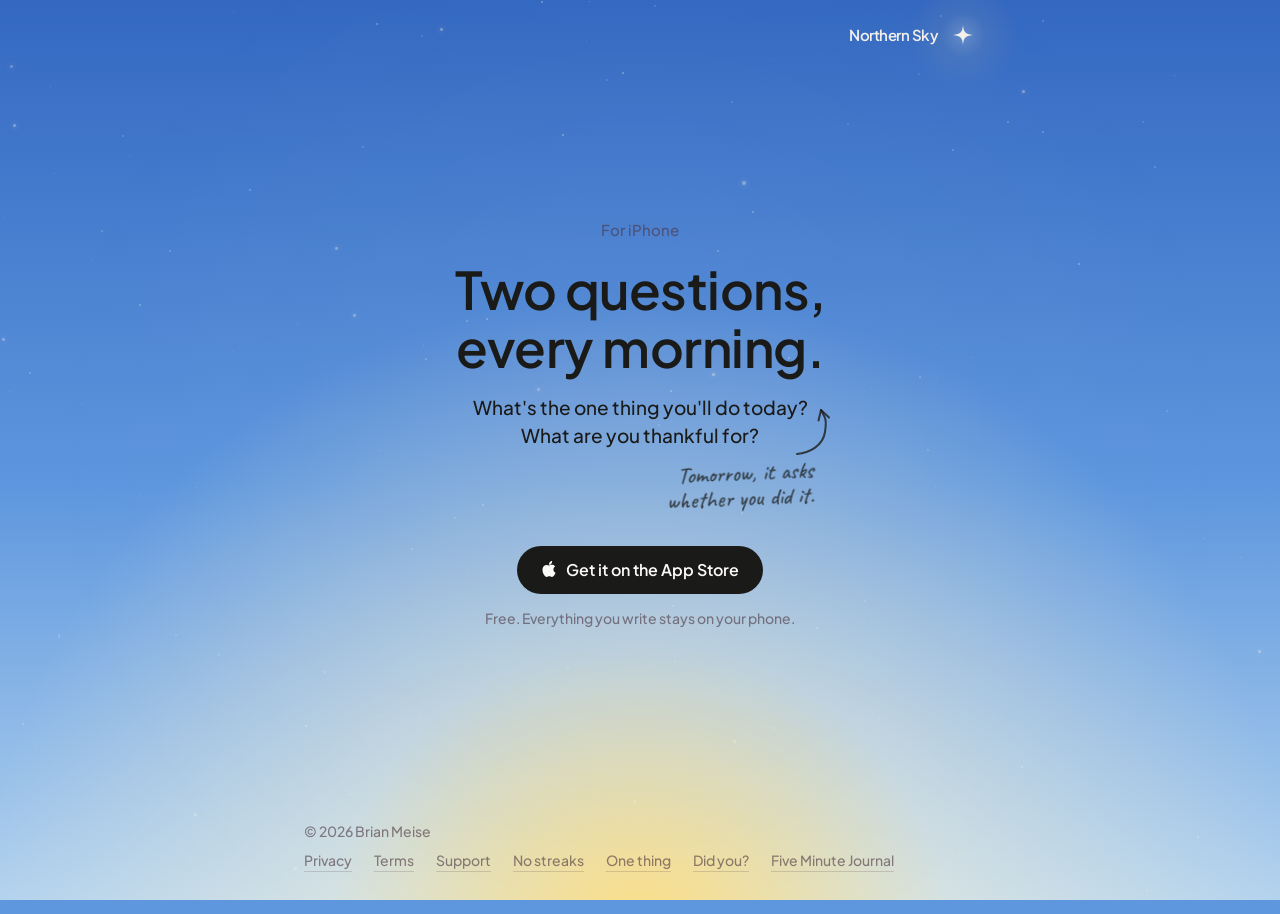
<file: index.html>
<!DOCTYPE html>
<html lang="en">
<head>
<meta charset="utf-8">
<meta name="viewport" content="width=device-width, initial-scale=1, viewport-fit=cover">
<title>Northern Sky — Two questions, every morning.</title>
<meta name="description" content="A morning check-in for iPhone. What's the one thing you'll do today? What are you thankful for? Tomorrow, it asks whether you did it. Free on the App Store.">
<meta property="og:title" content="Northern Sky — Two questions, every morning.">
<meta property="og:description" content="A morning check-in for iPhone. What's the one thing you'll do today? What are you thankful for? Tomorrow, it asks whether you did it.">
<meta property="og:type" content="website">
<meta property="og:url" content="https://northernsky.app/">
<meta name="twitter:card" content="summary">
<meta name="apple-itunes-app" content="app-id=6809014456">
<meta name="theme-color" content="#2F63BE">
<link rel="icon" href="img/favicon.svg" type="image/svg+xml">
<link rel="icon" href="img/favicon-32.png" sizes="32x32" type="image/png">
<link rel="icon" href="img/favicon-16.png" sizes="16x16" type="image/png">
<link rel="apple-touch-icon" href="img/apple-touch-icon.png">
<link rel="preconnect" href="https://fonts.googleapis.com">
<link rel="preconnect" href="https://fonts.gstatic.com" crossorigin>
<link href="https://fonts.googleapis.com/css2?family=Plus+Jakarta+Sans:wght@400;500;600&family=Caveat:wght@500;600&display=swap" rel="stylesheet">
<link rel="stylesheet" href="site.css">
</head>
<body class="wake">
<div class="sky" aria-hidden="true">
  <div class="layer day"></div>
  <div class="layer horizon"></div>
  <div class="layer dawn"></div>
  <div class="layer night"></div>
  <div class="stars" id="stars"></div>
</div>
<div class="breath" aria-hidden="true"></div>

<div class="shell">
  <header>
    <div class="wrap">
      <a class="mark" href="./" aria-label="Northern Sky">
        <span class="word" aria-hidden="true">Northern Sky</span>
        <span class="polaris" aria-hidden="true">
          <i class="glow"></i>
          <svg viewBox="0 0 64 64"><path d="M32 8 C33.8 24.8 36.8 29 56 32 C36.8 35 33.8 39.2 32 56 C30.2 39.2 27.2 35 8 32 C27.2 29 30.2 24.8 32 8 Z" fill="currentColor"/></svg>
        </span>
      </a>
    </div>
  </header>

  <main class="hero">
    <div class="wrap">
      <p class="eyebrow rise" style="--i:0">For iPhone</p>
      <h1 class="rise" style="--i:1">Two questions, every morning.</h1>
      <div class="lede rise" style="--i:2">
        <p class="q">What's the one thing you'll do today?</p>
        <p class="q">What are you thankful for?</p>
        <!-- Not a third question: a note in the margin, pointing back at the first one. -->
        <svg class="arrow rise" style="--i:4" viewBox="0 0 44 60" aria-hidden="true">
          <path d="M 8 56 C 20 55, 34 48, 36 34 S 36 20, 32 12"/>
          <path d="M 29.5 22.5 L 32 12 L 40 19.5"/>
        </svg>
        <p class="hand rise" style="--i:4"><span>Tomorrow, it asks<br>whether you did it.</span></p>
      </div>

      <!-- The App Store link replaced the email capture at launch (2026-09-30). pt=129208576 is
           the account's provider token, the same for every channel; ct=website is the default
           campaign, which store.js swaps per channel (northernsky.app/?s=reddit → ct=reddit).
           Keep data-store-link (what store.js looks for) and data-goatcounter-click (GoatCounter
           counts the tap on its way out, so a gap between visits and Apple's page views can be
           told apart from nobody tapping). The same link closes the four search pages. -->
      <div class="get rise" style="--i:3">
        <a class="cta" data-store-link data-goatcounter-click="cta-appstore"
           href="https://apps.apple.com/app/apple-store/id6809014456?pt=129208576&amp;ct=website&amp;mt=8">
          <svg width="16" height="16" viewBox="0 0 24 24" fill="currentColor" aria-hidden="true"><path d="M12.152 6.896c-.948 0-2.415-1.078-3.96-1.04-2.04.027-3.91 1.183-4.961 3.014-2.117 3.675-.546 9.103 1.519 12.09 1.013 1.454 2.208 3.09 3.792 3.039 1.52-.065 2.09-.987 3.935-.987 1.831 0 2.35.987 3.96.948 1.637-.026 2.676-1.48 3.676-2.948 1.156-1.688 1.636-3.325 1.662-3.415-.039-.013-3.182-1.221-3.22-4.857-.026-3.04 2.48-4.494 2.597-4.559-1.429-2.09-3.623-2.324-4.39-2.376-2-.156-3.675 1.09-4.61 1.09zm3.24-2.916c.83-1.014 1.404-2.42 1.25-3.822-1.207.049-2.664.805-3.523 1.816-.771.9-1.443 2.34-1.264 3.72 1.35.104 2.723-.688 3.537-1.714z"/></svg>
          Get it on the App Store
        </a>
        <p class="note">Free. Everything you write stays on your phone.</p>
      </div>
    </div>
  </main>

  <footer class="rise" style="--i:5">
    <div class="wrap">
      <span>© 2026 Brian Meise</span>
      <nav>
        <a href="privacy">Privacy</a>
        <a href="terms">Terms</a>
        <a href="support">Support</a>
        <a href="without-streaks">No streaks</a>
        <a href="one-thing">One thing</a>
        <a href="did-you">Did you?</a>
        <a href="five-minute-journal-alternative">Five Minute Journal</a>
      </nav>
    </div>
  </footer>
</div>

<script>
// The sky wakes. The wordmark is split into letters so each can resolve on its own beat, and
// the stars are seeded here so no two mornings share a sky: each star carries its position,
// size, brightness, wake delay and twinkle period as custom properties the stylesheet reads.
// All of it is transform and opacity; the stylesheet skips the intro under reduced motion.
(function () {
  var word = document.querySelector('.word');
  var text = word.textContent; word.textContent = '';
  for (var i = 0; i < text.length; i++) {
    var s = document.createElement('span'); s.textContent = text[i]; s.style.setProperty('--i', i); word.appendChild(s);
  }
  function rnd(a, b) { return a + Math.random() * (b - a); }
  var stars = document.getElementById('stars');
  var frag = document.createDocumentFragment();
  for (var n = 0; n < 150; n++) {
    var el = document.createElement('i');
    var big = Math.random() < 0.12;
    el.className = 'star' + (big ? ' bright' : '') + (Math.random() < 0.18 ? ' warm' : '');
    el.style.setProperty('--x', rnd(0, 100).toFixed(2) + '%');
    el.style.setProperty('--y', rnd(0, 100).toFixed(2) + '%');
    el.style.setProperty('--s', (big ? rnd(2.4, 3.6) : rnd(1, 2.2)).toFixed(2) + 'px');
    el.style.setProperty('--o', (big ? rnd(.75, 1) : rnd(.35, .85)).toFixed(2));
    var d = rnd(0.5, 2.4);
    el.style.setProperty('--d', d.toFixed(2) + 's');
    el.style.setProperty('--d2', (d + 1.4).toFixed(2) + 's');
    el.style.setProperty('--t', (Math.random() < 0.25 ? rnd(0.9, 1.8) : rnd(2.2, 6)).toFixed(2) + 's');
    frag.appendChild(el);
  }
  stars.appendChild(frag);
})();
</script>
<script src="store.js"></script>

<!-- GoatCounter: cookieless page counts, no personal data. Disclosed under
     "This website" in /privacy.html; change both together. -->
<script data-goatcounter="https://northernsky.goatcounter.com/count" async src="//gc.zgo.at/count.js"></script>
</body>
</html>
</file>
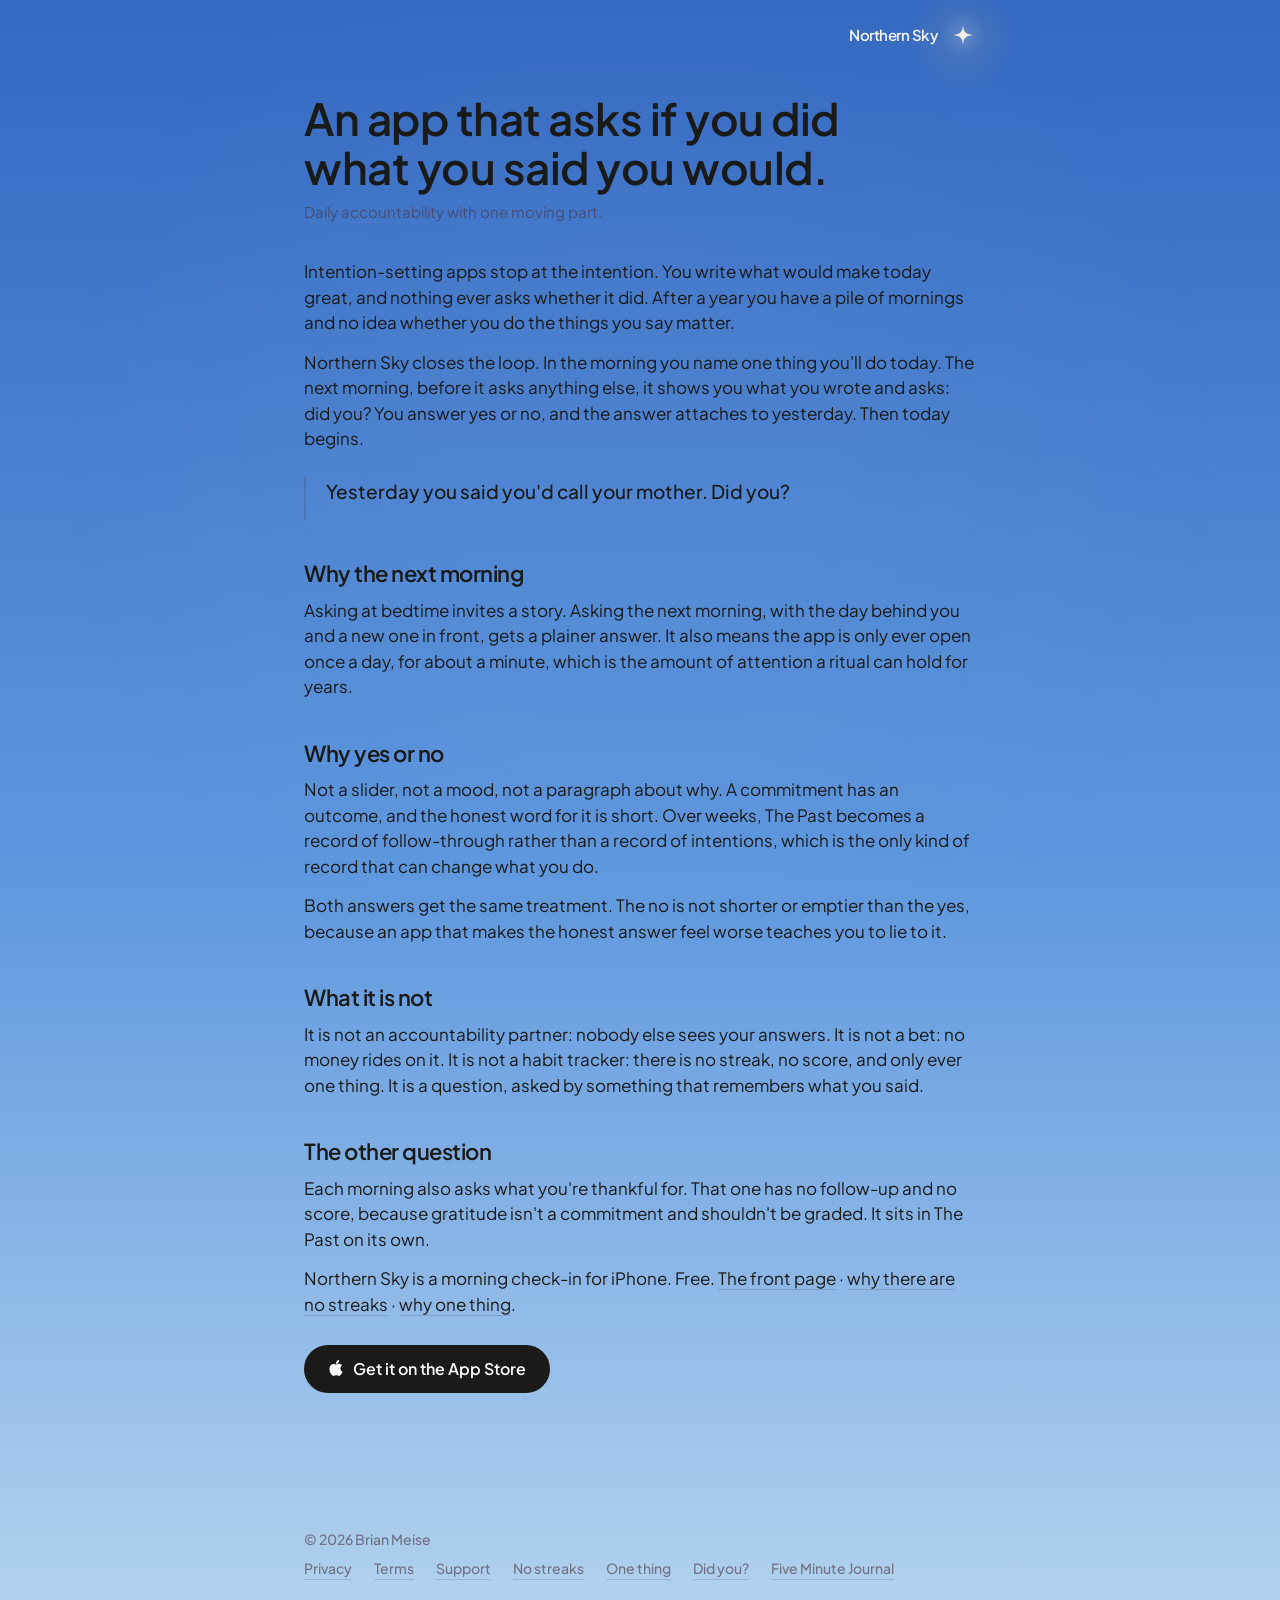
<file: did-you.html>
<!DOCTYPE html>
<html lang="en">
<head>
<meta charset="utf-8">
<meta name="viewport" content="width=device-width, initial-scale=1, viewport-fit=cover">
<title>An app that asks if you did what you said you would</title>
<meta name="description" content="Northern Sky is a daily accountability app with one mechanism: you name one thing in the morning, and the next morning it asks whether you did it. No streaks, no partner, no stakes.">
<link rel="canonical" href="https://northernsky.app/did-you">
<meta property="og:title" content="An app that asks if you did what you said you would">
<meta property="og:description" content="Name one thing in the morning. The next morning, it asks whether you did it.">
<meta property="og:type" content="article">
<meta property="og:url" content="https://northernsky.app/did-you">
<meta name="apple-itunes-app" content="app-id=6809014456">
<meta name="theme-color" content="#2F63BE">
<link rel="icon" href="img/favicon.svg" type="image/svg+xml">
<link rel="icon" href="img/favicon-32.png" sizes="32x32" type="image/png">
<link rel="apple-touch-icon" href="img/apple-touch-icon.png">
<link rel="preconnect" href="https://fonts.googleapis.com">
<link rel="preconnect" href="https://fonts.gstatic.com" crossorigin>
<link href="https://fonts.googleapis.com/css2?family=Plus+Jakarta+Sans:wght@400;500;600&display=swap" rel="stylesheet">
<link rel="stylesheet" href="site.css">
</head>
<body>
<div class="breath" aria-hidden="true"></div>

<header>
  <div class="wrap">
    <a class="mark" href="./" aria-label="Northern Sky">
        <span class="word" aria-hidden="true">Northern Sky</span>
        <span class="polaris" aria-hidden="true">
          <i class="glow"></i>
          <svg viewBox="0 0 64 64"><path d="M32 8 C33.8 24.8 36.8 29 56 32 C36.8 35 33.8 39.2 32 56 C30.2 39.2 27.2 35 8 32 C27.2 29 30.2 24.8 32 8 Z" fill="currentColor"/></svg>
        </span>
      </a>
  </div>
</header>

<main class="doc">
  <div class="wrap">
    <h1>An app that asks if you did what you said you would.</h1>
    <p class="updated">Daily accountability with one moving part.</p>

    <p>Intention-setting apps stop at the intention. You write what would make today great, and nothing ever asks whether it did. After a year you have a pile of mornings and no idea whether you do the things you say matter.</p>

    <p>Northern Sky closes the loop. In the morning you name one thing you'll do today. The next morning, before it asks anything else, it shows you what you wrote and asks: did you? You answer yes or no, and the answer attaches to yesterday. Then today begins.</p>

    <div class="short"><p>Yesterday you said you'd call your mother. Did you?</p></div>

    <h2>Why the next morning</h2>

    <p>Asking at bedtime invites a story. Asking the next morning, with the day behind you and a new one in front, gets a plainer answer. It also means the app is only ever open once a day, for about a minute, which is the amount of attention a ritual can hold for years.</p>

    <h2>Why yes or no</h2>

    <p>Not a slider, not a mood, not a paragraph about why. A commitment has an outcome, and the honest word for it is short. Over weeks, The Past becomes a record of follow-through rather than a record of intentions, which is the only kind of record that can change what you do.</p>

    <p>Both answers get the same treatment. The no is not shorter or emptier than the yes, because an app that makes the honest answer feel worse teaches you to lie to it.</p>

    <h2>What it is not</h2>

    <p>It is not an accountability partner: nobody else sees your answers. It is not a bet: no money rides on it. It is not a habit tracker: there is no streak, no score, and only ever one thing. It is a question, asked by something that remembers what you said.</p>

    <h2>The other question</h2>

    <p>Each morning also asks what you're thankful for. That one has no follow-up and no score, because gratitude isn't a commitment and shouldn't be graded. It sits in The Past on its own.</p>

    <p>Northern Sky is a morning check-in for iPhone. Free. <a href="./">The front page</a> · <a href="without-streaks">why there are no streaks</a> · <a href="one-thing">why one thing</a>.</p>

    <div class="get">
      <a class="cta" data-store-link data-goatcounter-click="cta-appstore"
         href="https://apps.apple.com/app/apple-store/id6809014456?pt=129208576&amp;ct=website&amp;mt=8">
        <svg width="16" height="16" viewBox="0 0 24 24" fill="currentColor" aria-hidden="true"><path d="M12.152 6.896c-.948 0-2.415-1.078-3.96-1.04-2.04.027-3.91 1.183-4.961 3.014-2.117 3.675-.546 9.103 1.519 12.09 1.013 1.454 2.208 3.09 3.792 3.039 1.52-.065 2.09-.987 3.935-.987 1.831 0 2.35.987 3.96.948 1.637-.026 2.676-1.48 3.676-2.948 1.156-1.688 1.636-3.325 1.662-3.415-.039-.013-3.182-1.221-3.22-4.857-.026-3.04 2.48-4.494 2.597-4.559-1.429-2.09-3.623-2.324-4.39-2.376-2-.156-3.675 1.09-4.61 1.09zm3.24-2.916c.83-1.014 1.404-2.42 1.25-3.822-1.207.049-2.664.805-3.523 1.816-.771.9-1.443 2.34-1.264 3.72 1.35.104 2.723-.688 3.537-1.714z"/></svg>
        Get it on the App Store
      </a>
    </div>
  </div>
</main>

<footer>
  <div class="wrap">
    <span>© 2026 Brian Meise</span>
    <nav>
      <a href="privacy">Privacy</a>
      <a href="terms">Terms</a>
      <a href="support">Support</a>
      <a href="without-streaks">No streaks</a>
      <a href="one-thing">One thing</a>
      <a href="did-you">Did you?</a>
      <a href="five-minute-journal-alternative">Five Minute Journal</a>
    </nav>
  </div>
</footer>

<script src="store.js"></script>
<script data-goatcounter="https://northernsky.goatcounter.com/count" async src="//gc.zgo.at/count.js"></script>
</body>
</html>
</file>
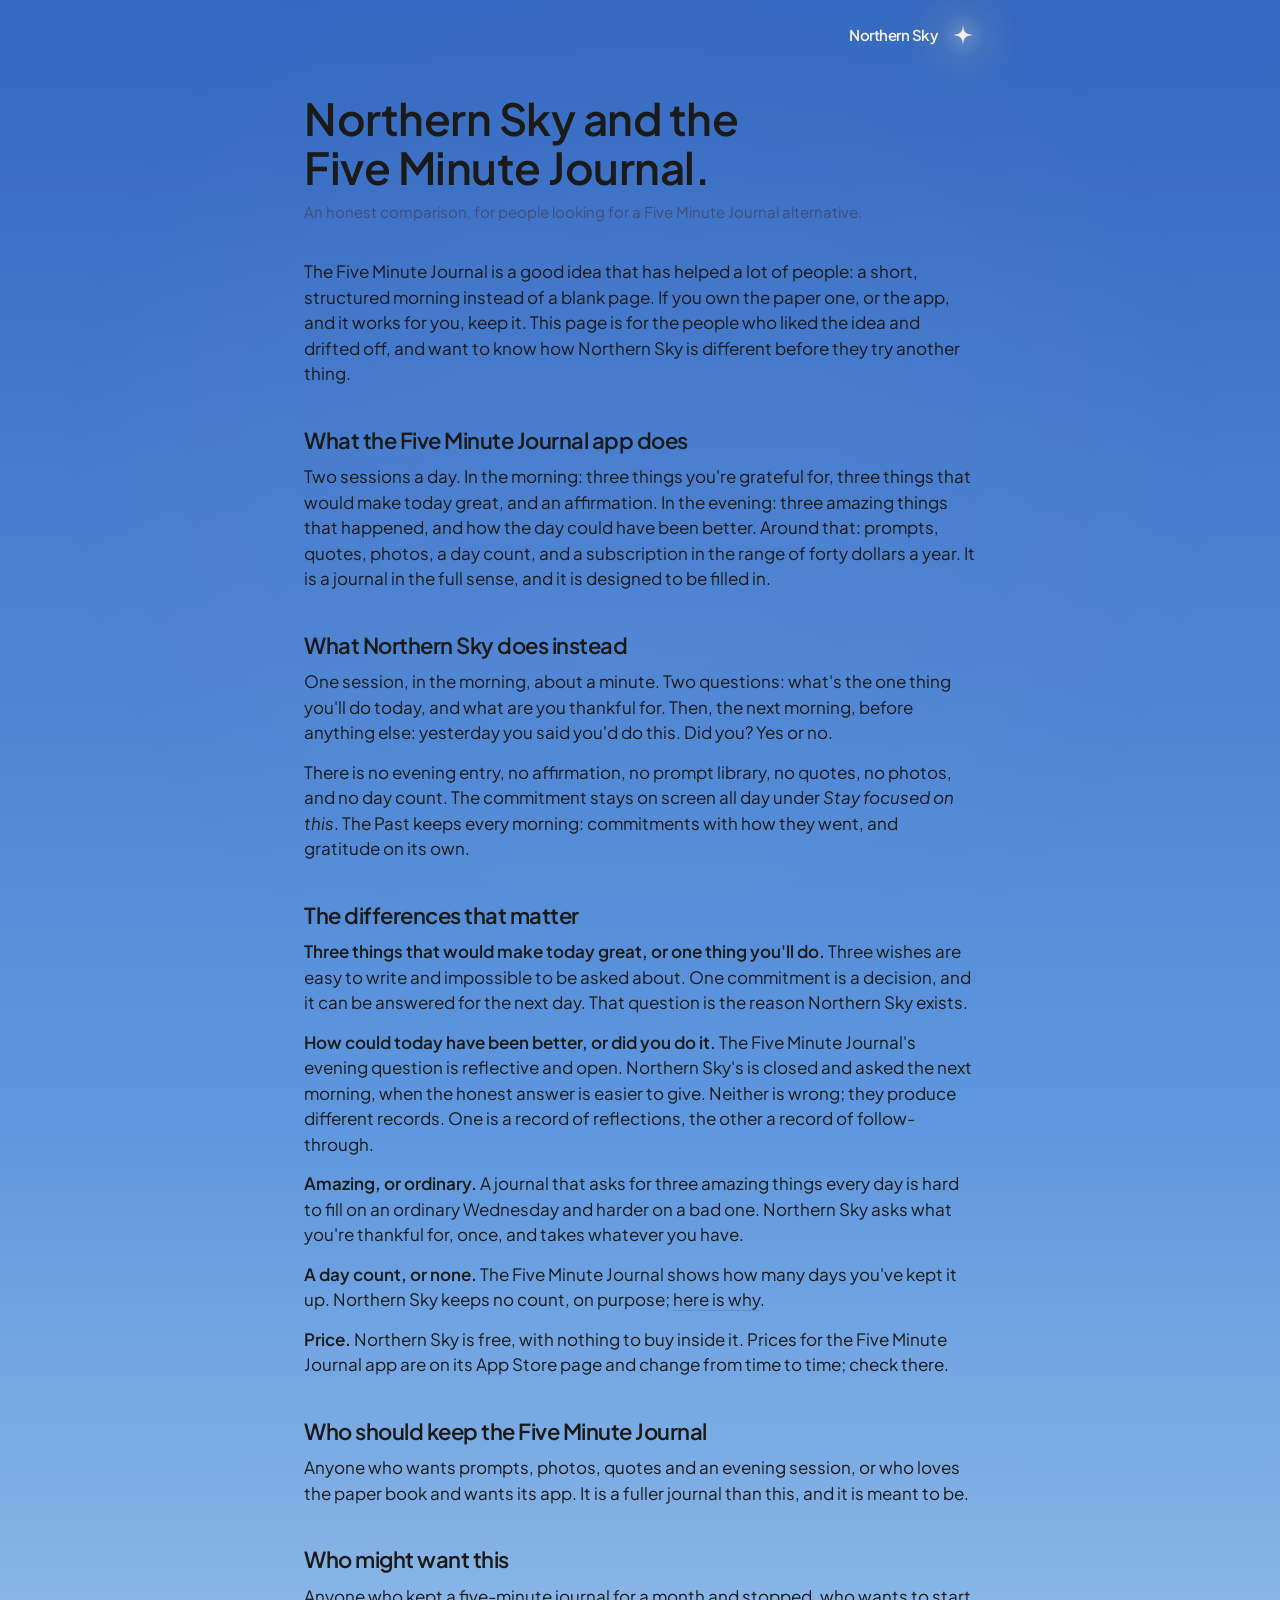
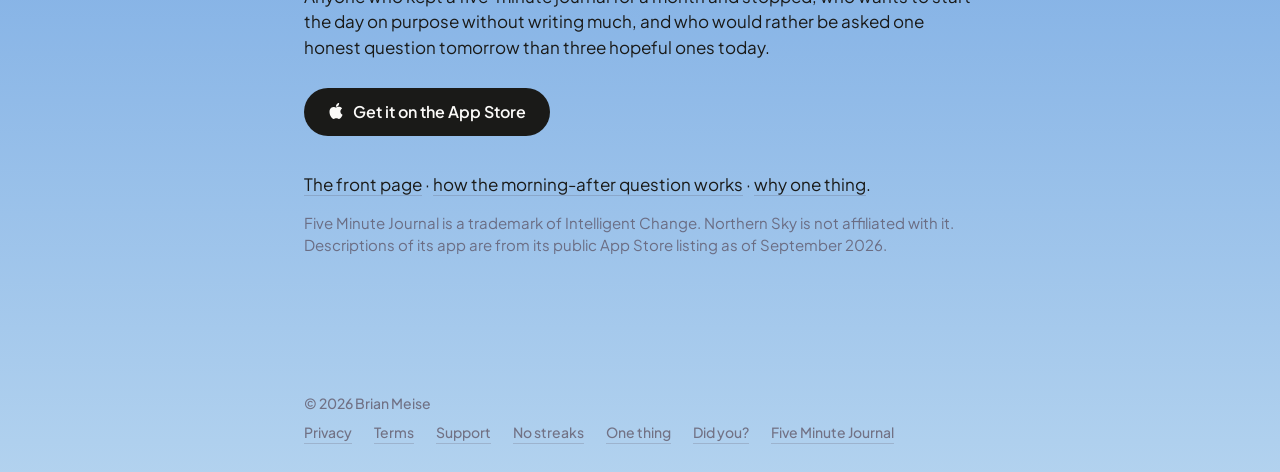
<file: five-minute-journal-alternative.html>
<!DOCTYPE html>
<html lang="en">
<head>
<meta charset="utf-8">
<meta name="viewport" content="width=device-width, initial-scale=1, viewport-fit=cover">
<title>Northern Sky and the Five Minute Journal</title>
<meta name="description" content="Looking for a Five Minute Journal alternative? An honest comparison: what the Five Minute Journal app does, what Northern Sky does instead, and who each one is for.">
<link rel="canonical" href="https://northernsky.app/five-minute-journal-alternative">
<meta property="og:title" content="Northern Sky and the Five Minute Journal">
<meta property="og:description" content="An honest comparison for people who liked the idea of a five-minute morning and want the follow-through.">
<meta property="og:type" content="article">
<meta property="og:url" content="https://northernsky.app/five-minute-journal-alternative">
<meta name="apple-itunes-app" content="app-id=6809014456">
<meta name="theme-color" content="#2F63BE">
<link rel="icon" href="img/favicon.svg" type="image/svg+xml">
<link rel="icon" href="img/favicon-32.png" sizes="32x32" type="image/png">
<link rel="apple-touch-icon" href="img/apple-touch-icon.png">
<link rel="preconnect" href="https://fonts.googleapis.com">
<link rel="preconnect" href="https://fonts.gstatic.com" crossorigin>
<link href="https://fonts.googleapis.com/css2?family=Plus+Jakarta+Sans:wght@400;500;600&display=swap" rel="stylesheet">
<link rel="stylesheet" href="site.css">
</head>
<body>
<div class="breath" aria-hidden="true"></div>

<header>
  <div class="wrap">
    <a class="mark" href="./" aria-label="Northern Sky">
        <span class="word" aria-hidden="true">Northern Sky</span>
        <span class="polaris" aria-hidden="true">
          <i class="glow"></i>
          <svg viewBox="0 0 64 64"><path d="M32 8 C33.8 24.8 36.8 29 56 32 C36.8 35 33.8 39.2 32 56 C30.2 39.2 27.2 35 8 32 C27.2 29 30.2 24.8 32 8 Z" fill="currentColor"/></svg>
        </span>
      </a>
  </div>
</header>

<main class="doc">
  <div class="wrap">
    <h1>Northern Sky and the Five Minute Journal.</h1>
    <p class="updated">An honest comparison, for people looking for a Five Minute Journal alternative.</p>

    <p>The Five Minute Journal is a good idea that has helped a lot of people: a short, structured morning instead of a blank page. If you own the paper one, or the app, and it works for you, keep it. This page is for the people who liked the idea and drifted off, and want to know how Northern Sky is different before they try another thing.</p>

    <h2>What the Five Minute Journal app does</h2>

    <p>Two sessions a day. In the morning: three things you're grateful for, three things that would make today great, and an affirmation. In the evening: three amazing things that happened, and how the day could have been better. Around that: prompts, quotes, photos, a day count, and a subscription in the range of forty dollars a year. It is a journal in the full sense, and it is designed to be filled in.</p>

    <h2>What Northern Sky does instead</h2>

    <p>One session, in the morning, about a minute. Two questions: what's the one thing you'll do today, and what are you thankful for. Then, the next morning, before anything else: yesterday you said you'd do this. Did you? Yes or no.</p>

    <p>There is no evening entry, no affirmation, no prompt library, no quotes, no photos, and no day count. The commitment stays on screen all day under <em>Stay focused on this</em>. The Past keeps every morning: commitments with how they went, and gratitude on its own.</p>

    <h2>The differences that matter</h2>

    <p><strong>Three things that would make today great, or one thing you'll do.</strong> Three wishes are easy to write and impossible to be asked about. One commitment is a decision, and it can be answered for the next day. That question is the reason Northern Sky exists.</p>

    <p><strong>How could today have been better, or did you do it.</strong> The Five Minute Journal's evening question is reflective and open. Northern Sky's is closed and asked the next morning, when the honest answer is easier to give. Neither is wrong; they produce different records. One is a record of reflections, the other a record of follow-through.</p>

    <p><strong>Amazing, or ordinary.</strong> A journal that asks for three amazing things every day is hard to fill on an ordinary Wednesday and harder on a bad one. Northern Sky asks what you're thankful for, once, and takes whatever you have.</p>

    <p><strong>A day count, or none.</strong> The Five Minute Journal shows how many days you've kept it up. Northern Sky keeps no count, on purpose; <a href="without-streaks">here is why</a>.</p>

    <p><strong>Price.</strong> Northern Sky is free, with nothing to buy inside it. Prices for the Five Minute Journal app are on its App Store page and change from time to time; check there.</p>

    <h2>Who should keep the Five Minute Journal</h2>

    <p>Anyone who wants prompts, photos, quotes and an evening session, or who loves the paper book and wants its app. It is a fuller journal than this, and it is meant to be.</p>

    <h2>Who might want this</h2>

    <p>Anyone who kept a five-minute journal for a month and stopped, who wants to start the day on purpose without writing much, and who would rather be asked one honest question tomorrow than three hopeful ones today.</p>

    <div class="get">
      <a class="cta" data-store-link data-goatcounter-click="cta-appstore"
         href="https://apps.apple.com/app/apple-store/id6809014456?pt=129208576&amp;ct=website&amp;mt=8">
        <svg width="16" height="16" viewBox="0 0 24 24" fill="currentColor" aria-hidden="true"><path d="M12.152 6.896c-.948 0-2.415-1.078-3.96-1.04-2.04.027-3.91 1.183-4.961 3.014-2.117 3.675-.546 9.103 1.519 12.09 1.013 1.454 2.208 3.09 3.792 3.039 1.52-.065 2.09-.987 3.935-.987 1.831 0 2.35.987 3.96.948 1.637-.026 2.676-1.48 3.676-2.948 1.156-1.688 1.636-3.325 1.662-3.415-.039-.013-3.182-1.221-3.22-4.857-.026-3.04 2.48-4.494 2.597-4.559-1.429-2.09-3.623-2.324-4.39-2.376-2-.156-3.675 1.09-4.61 1.09zm3.24-2.916c.83-1.014 1.404-2.42 1.25-3.822-1.207.049-2.664.805-3.523 1.816-.771.9-1.443 2.34-1.264 3.72 1.35.104 2.723-.688 3.537-1.714z"/></svg>
        Get it on the App Store
      </a>
    </div>

    <p><a href="./">The front page</a> · <a href="did-you">how the morning-after question works</a> · <a href="one-thing">why one thing</a>.</p>

    <p class="updated">Five Minute Journal is a trademark of Intelligent Change. Northern Sky is not affiliated with it. Descriptions of its app are from its public App Store listing as of September 2026.</p>
  </div>
</main>

<footer>
  <div class="wrap">
    <span>© 2026 Brian Meise</span>
    <nav>
      <a href="privacy">Privacy</a>
      <a href="terms">Terms</a>
      <a href="support">Support</a>
      <a href="without-streaks">No streaks</a>
      <a href="one-thing">One thing</a>
      <a href="did-you">Did you?</a>
      <a href="five-minute-journal-alternative">Five Minute Journal</a>
    </nav>
  </div>
</footer>

<script src="store.js"></script>
<script data-goatcounter="https://northernsky.goatcounter.com/count" async src="//gc.zgo.at/count.js"></script>
</body>
</html>
</file>
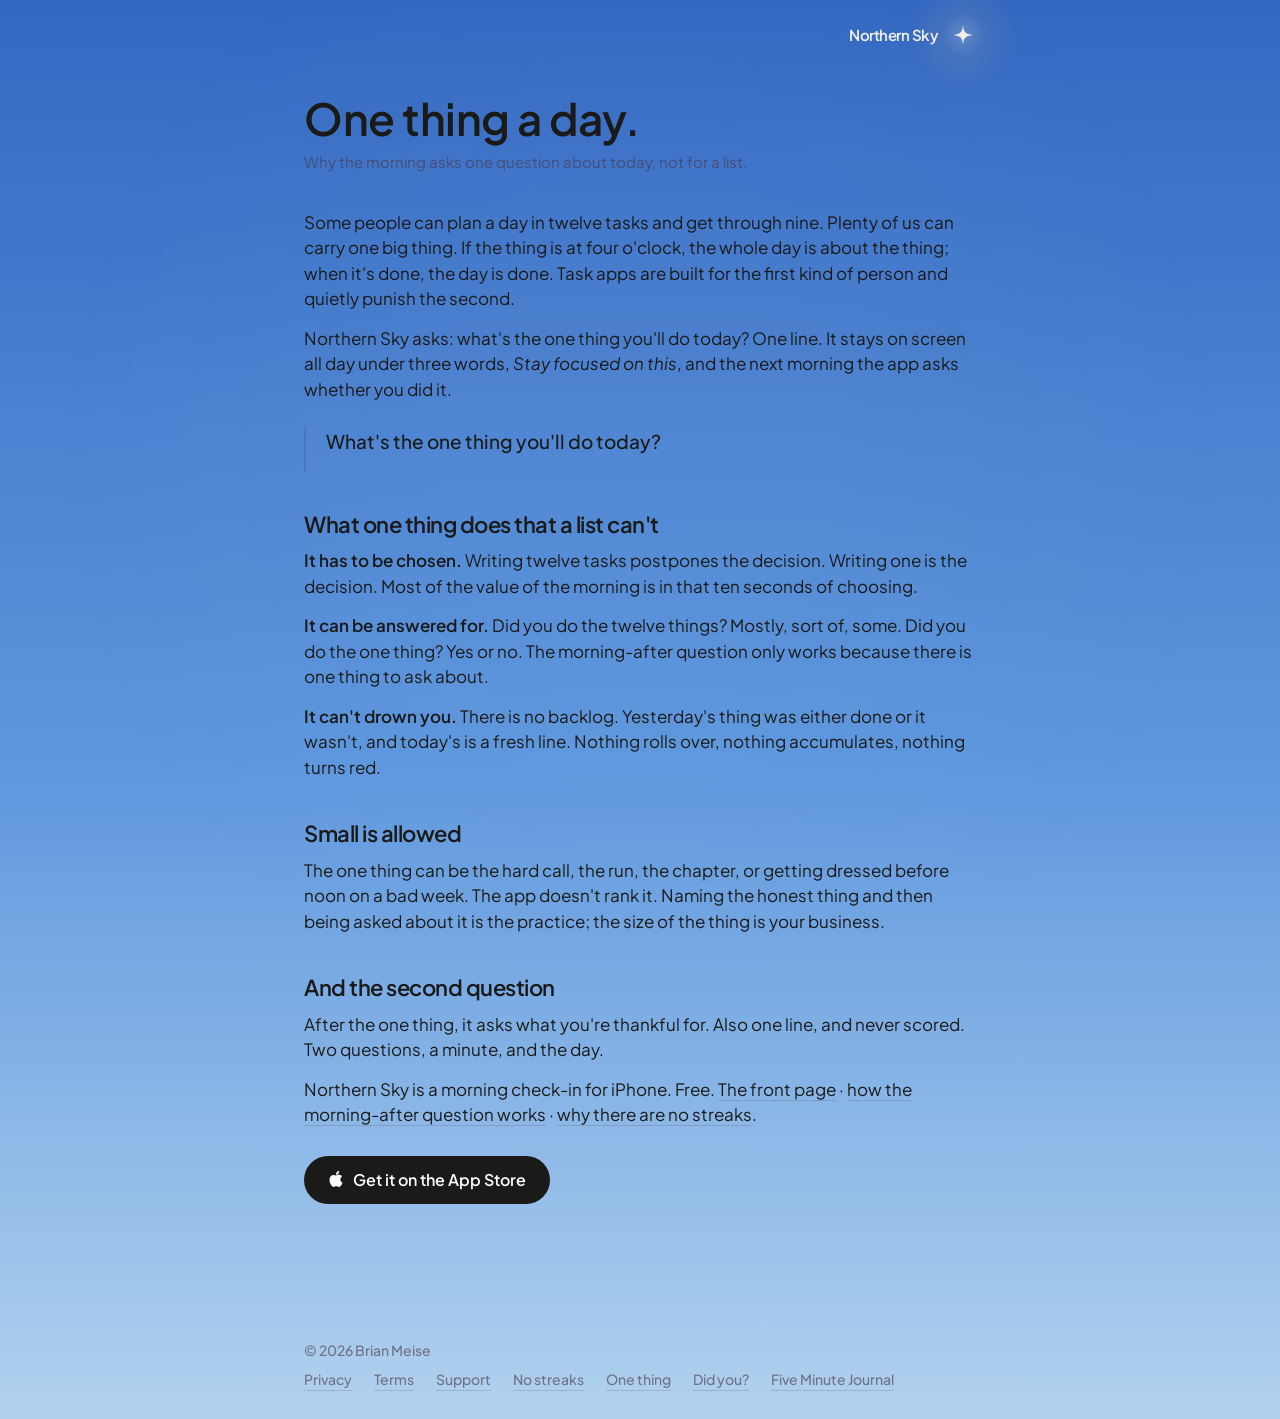
<file: one-thing.html>
<!DOCTYPE html>
<html lang="en">
<head>
<meta charset="utf-8">
<meta name="viewport" content="width=device-width, initial-scale=1, viewport-fit=cover">
<title>One thing a day</title>
<meta name="description" content="Northern Sky asks for one thing a day, not a list. A daily intention app for people who can carry one big thing and want to be asked about it tomorrow.">
<link rel="canonical" href="https://northernsky.app/one-thing">
<meta property="og:title" content="One thing a day">
<meta property="og:description" content="Why Northern Sky asks one question about today, not for a list.">
<meta property="og:type" content="article">
<meta property="og:url" content="https://northernsky.app/one-thing">
<meta name="apple-itunes-app" content="app-id=6809014456">
<meta name="theme-color" content="#2F63BE">
<link rel="icon" href="img/favicon.svg" type="image/svg+xml">
<link rel="icon" href="img/favicon-32.png" sizes="32x32" type="image/png">
<link rel="apple-touch-icon" href="img/apple-touch-icon.png">
<link rel="preconnect" href="https://fonts.googleapis.com">
<link rel="preconnect" href="https://fonts.gstatic.com" crossorigin>
<link href="https://fonts.googleapis.com/css2?family=Plus+Jakarta+Sans:wght@400;500;600&display=swap" rel="stylesheet">
<link rel="stylesheet" href="site.css">
</head>
<body>
<div class="breath" aria-hidden="true"></div>

<header>
  <div class="wrap">
    <a class="mark" href="./" aria-label="Northern Sky">
        <span class="word" aria-hidden="true">Northern Sky</span>
        <span class="polaris" aria-hidden="true">
          <i class="glow"></i>
          <svg viewBox="0 0 64 64"><path d="M32 8 C33.8 24.8 36.8 29 56 32 C36.8 35 33.8 39.2 32 56 C30.2 39.2 27.2 35 8 32 C27.2 29 30.2 24.8 32 8 Z" fill="currentColor"/></svg>
        </span>
      </a>
  </div>
</header>

<main class="doc">
  <div class="wrap">
    <h1>One thing a day.</h1>
    <p class="updated">Why the morning asks one question about today, not for a list.</p>

    <p>Some people can plan a day in twelve tasks and get through nine. Plenty of us can carry one big thing. If the thing is at four o'clock, the whole day is about the thing; when it's done, the day is done. Task apps are built for the first kind of person and quietly punish the second.</p>

    <p>Northern Sky asks: what's the one thing you'll do today? One line. It stays on screen all day under three words, <em>Stay focused on this</em>, and the next morning the app asks whether you did it.</p>

    <div class="short"><p>What's the one thing you'll do today?</p></div>

    <h2>What one thing does that a list can't</h2>

    <p><strong>It has to be chosen.</strong> Writing twelve tasks postpones the decision. Writing one is the decision. Most of the value of the morning is in that ten seconds of choosing.</p>

    <p><strong>It can be answered for.</strong> Did you do the twelve things? Mostly, sort of, some. Did you do the one thing? Yes or no. The morning-after question only works because there is one thing to ask about.</p>

    <p><strong>It can't drown you.</strong> There is no backlog. Yesterday's thing was either done or it wasn't, and today's is a fresh line. Nothing rolls over, nothing accumulates, nothing turns red.</p>

    <h2>Small is allowed</h2>

    <p>The one thing can be the hard call, the run, the chapter, or getting dressed before noon on a bad week. The app doesn't rank it. Naming the honest thing and then being asked about it is the practice; the size of the thing is your business.</p>

    <h2>And the second question</h2>

    <p>After the one thing, it asks what you're thankful for. Also one line, and never scored. Two questions, a minute, and the day.</p>

    <p>Northern Sky is a morning check-in for iPhone. Free. <a href="./">The front page</a> · <a href="did-you">how the morning-after question works</a> · <a href="without-streaks">why there are no streaks</a>.</p>

    <div class="get">
      <a class="cta" data-store-link data-goatcounter-click="cta-appstore"
         href="https://apps.apple.com/app/apple-store/id6809014456?pt=129208576&amp;ct=website&amp;mt=8">
        <svg width="16" height="16" viewBox="0 0 24 24" fill="currentColor" aria-hidden="true"><path d="M12.152 6.896c-.948 0-2.415-1.078-3.96-1.04-2.04.027-3.91 1.183-4.961 3.014-2.117 3.675-.546 9.103 1.519 12.09 1.013 1.454 2.208 3.09 3.792 3.039 1.52-.065 2.09-.987 3.935-.987 1.831 0 2.35.987 3.96.948 1.637-.026 2.676-1.48 3.676-2.948 1.156-1.688 1.636-3.325 1.662-3.415-.039-.013-3.182-1.221-3.22-4.857-.026-3.04 2.48-4.494 2.597-4.559-1.429-2.09-3.623-2.324-4.39-2.376-2-.156-3.675 1.09-4.61 1.09zm3.24-2.916c.83-1.014 1.404-2.42 1.25-3.822-1.207.049-2.664.805-3.523 1.816-.771.9-1.443 2.34-1.264 3.72 1.35.104 2.723-.688 3.537-1.714z"/></svg>
        Get it on the App Store
      </a>
    </div>
  </div>
</main>

<footer>
  <div class="wrap">
    <span>© 2026 Brian Meise</span>
    <nav>
      <a href="privacy">Privacy</a>
      <a href="terms">Terms</a>
      <a href="support">Support</a>
      <a href="without-streaks">No streaks</a>
      <a href="one-thing">One thing</a>
      <a href="did-you">Did you?</a>
      <a href="five-minute-journal-alternative">Five Minute Journal</a>
    </nav>
  </div>
</footer>

<script src="store.js"></script>
<script data-goatcounter="https://northernsky.goatcounter.com/count" async src="//gc.zgo.at/count.js"></script>
</body>
</html>
</file>
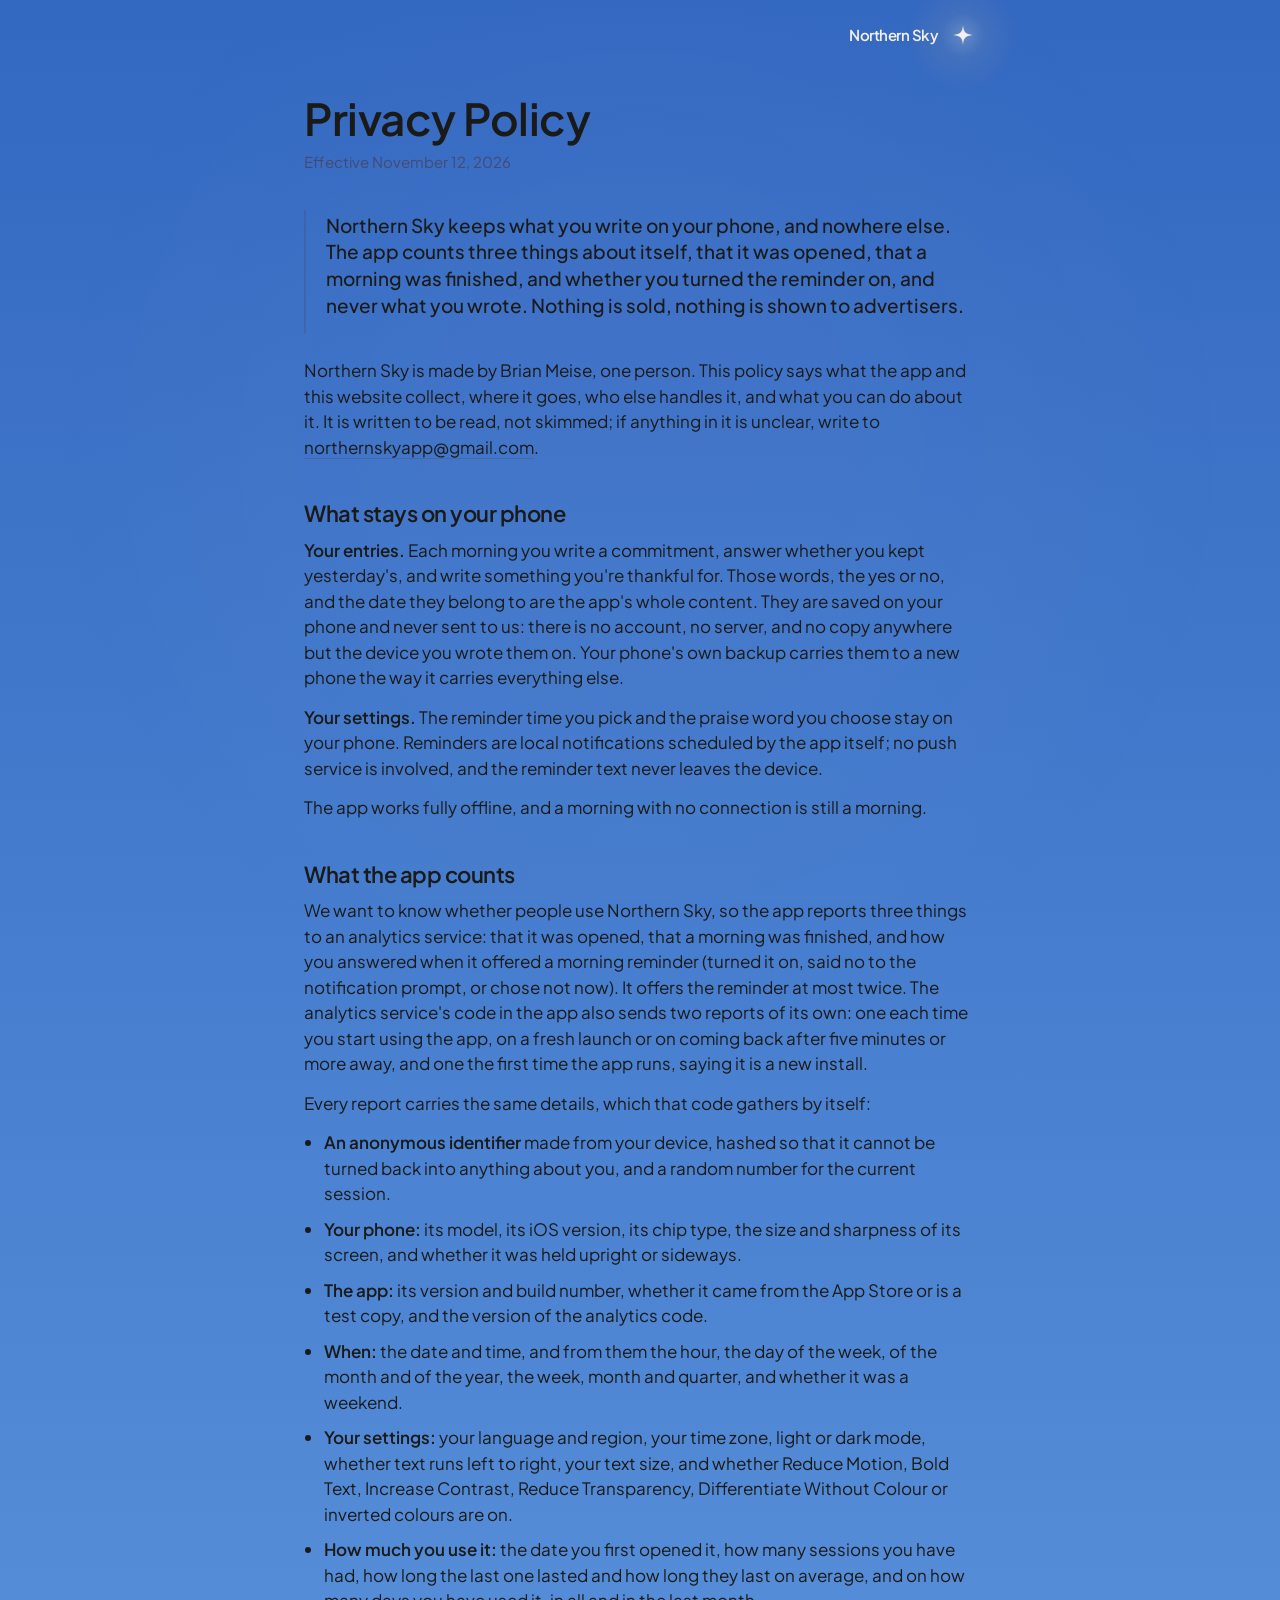
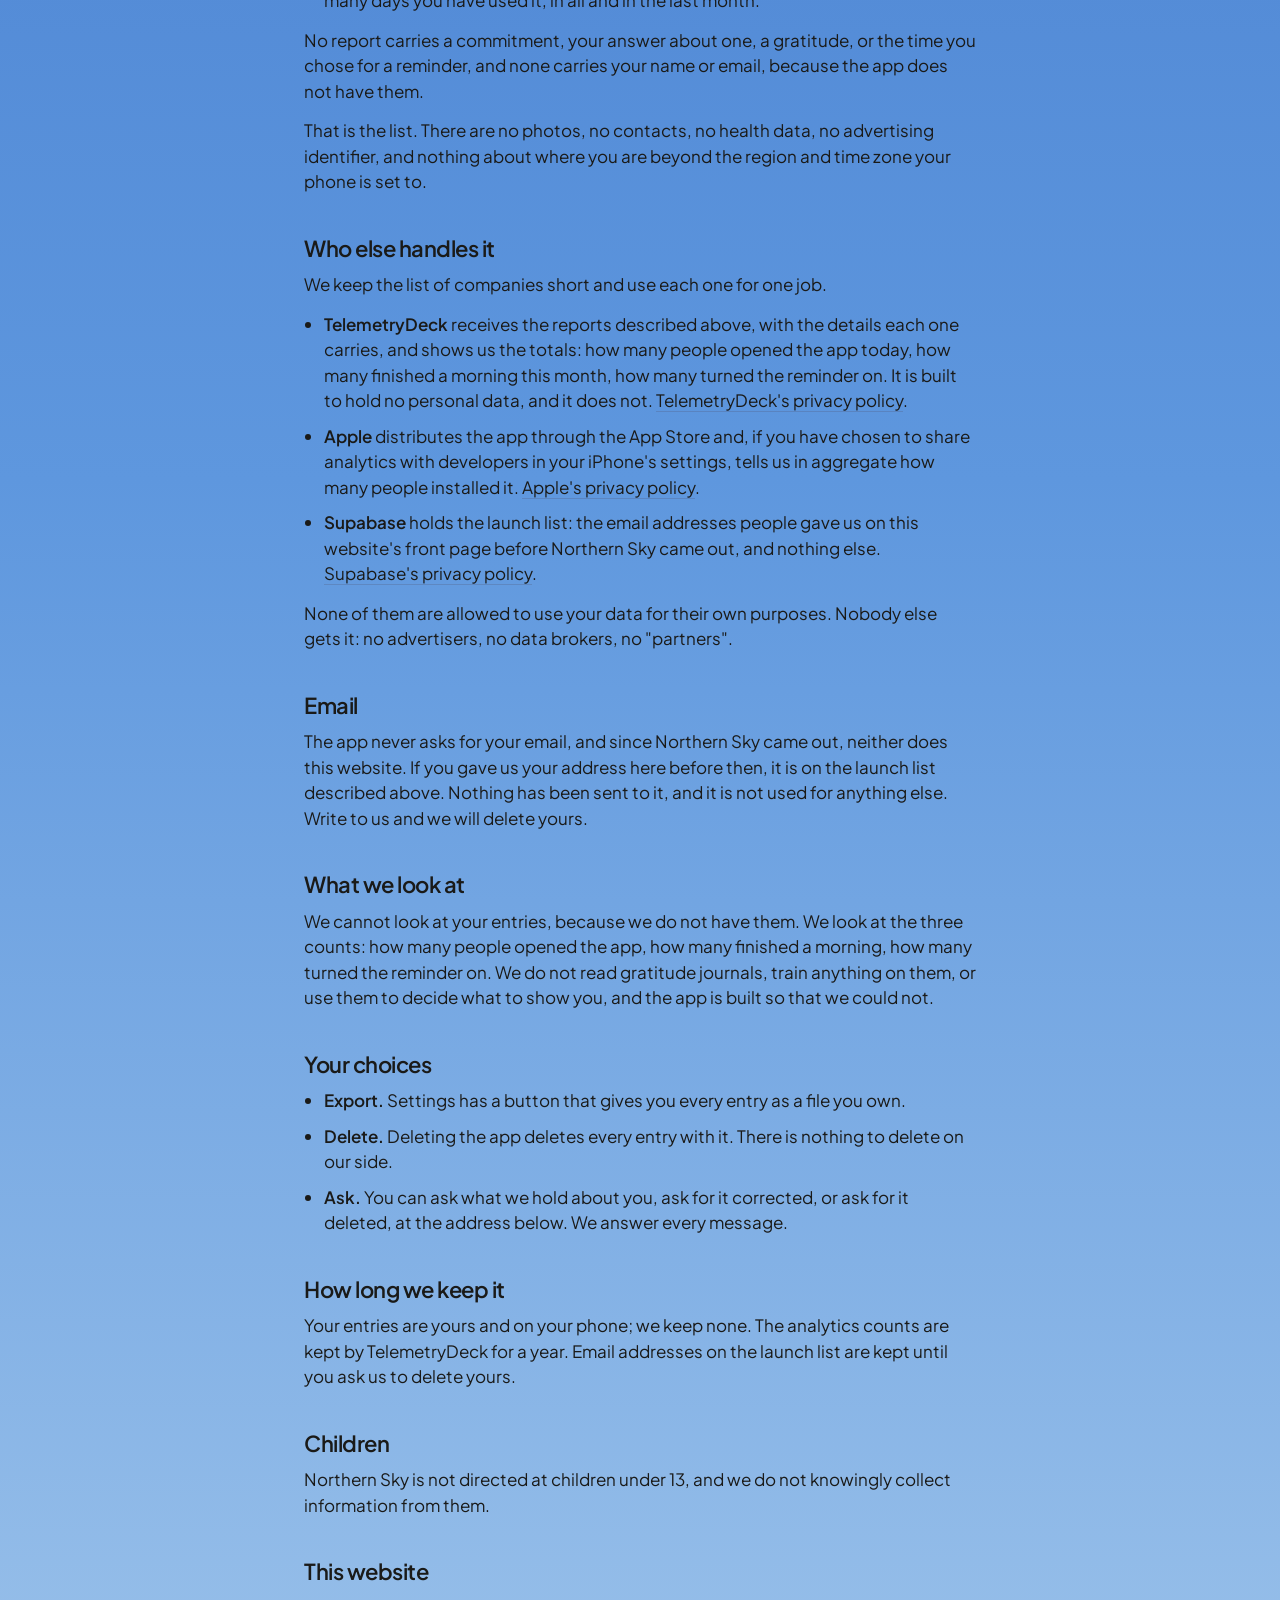
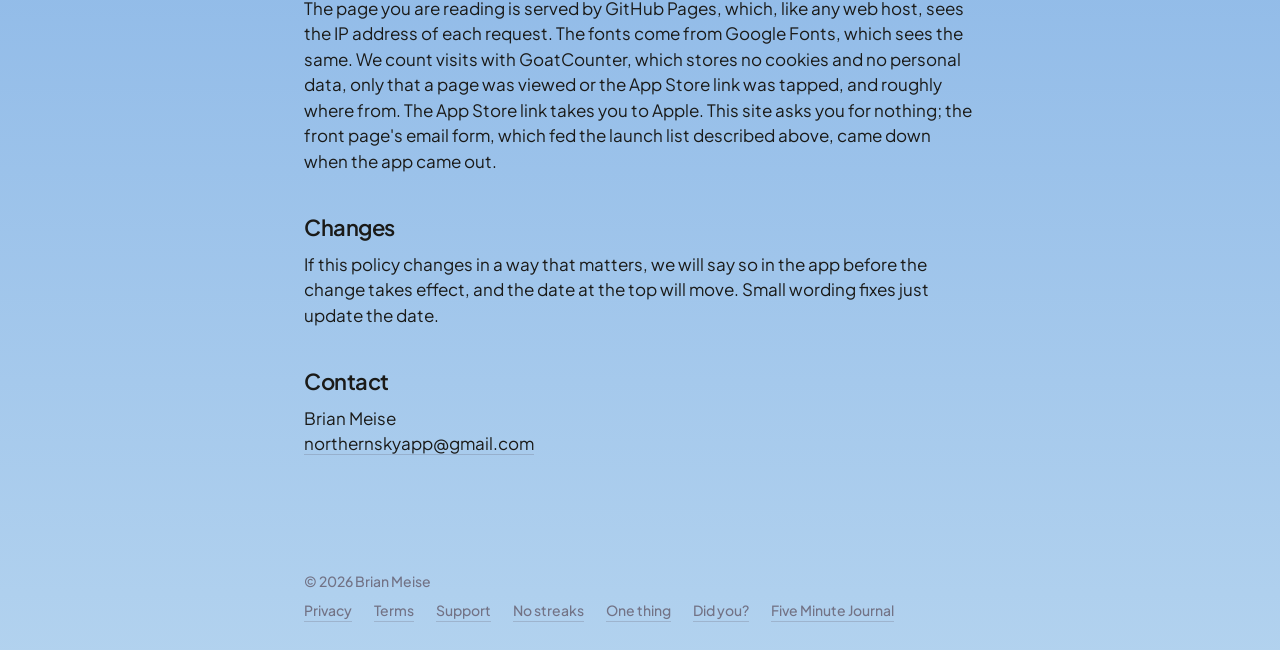
<file: privacy.html>
<!DOCTYPE html>
<html lang="en">
<head>
<meta charset="utf-8">
<meta name="viewport" content="width=device-width, initial-scale=1, viewport-fit=cover">
<title>Privacy Policy — Northern Sky</title>
<meta name="description" content="What Northern Sky keeps on your phone, the three things it counts, and what this website collects.">
<meta name="apple-itunes-app" content="app-id=6809014456">
<meta name="theme-color" content="#2F63BE">
<link rel="icon" href="img/favicon.svg" type="image/svg+xml">
<link rel="icon" href="img/favicon-32.png" sizes="32x32" type="image/png">
<link rel="apple-touch-icon" href="img/apple-touch-icon.png">
<link rel="preconnect" href="https://fonts.googleapis.com">
<link rel="preconnect" href="https://fonts.gstatic.com" crossorigin>
<link href="https://fonts.googleapis.com/css2?family=Plus+Jakarta+Sans:wght@400;500;600&display=swap" rel="stylesheet">
<link rel="stylesheet" href="site.css">
</head>
<body>
<div class="breath" aria-hidden="true"></div>

<header>
  <div class="wrap">
    <a class="mark" href="./" aria-label="Northern Sky">
        <span class="word" aria-hidden="true">Northern Sky</span>
        <span class="polaris" aria-hidden="true">
          <i class="glow"></i>
          <svg viewBox="0 0 64 64"><path d="M32 8 C33.8 24.8 36.8 29 56 32 C36.8 35 33.8 39.2 32 56 C30.2 39.2 27.2 35 8 32 C27.2 29 30.2 24.8 32 8 Z" fill="currentColor"/></svg>
        </span>
      </a>
  </div>
</header>

<main class="doc">
  <div class="wrap">
    <h1>Privacy Policy</h1>
    <p class="updated">Effective November 12, 2026</p>

    <div class="short">
      <p>Northern Sky keeps what you write on your phone, and nowhere else. The app counts three things about itself, that it was opened, that a morning was finished, and whether you turned the reminder on, and never what you wrote. Nothing is sold, nothing is shown to advertisers.</p>
    </div>

    <p>Northern Sky is made by Brian Meise, one person. This policy says what the app and this website collect, where it goes, who else handles it, and what you can do about it. It is written to be read, not skimmed; if anything in it is unclear, write to <a href="mailto:northernskyapp@gmail.com">northernskyapp@gmail.com</a>.</p>

    <h2>What stays on your phone</h2>
    <p><strong>Your entries.</strong> Each morning you write a commitment, answer whether you kept yesterday's, and write something you're thankful for. Those words, the yes or no, and the date they belong to are the app's whole content. They are saved on your phone and never sent to us: there is no account, no server, and no copy anywhere but the device you wrote them on. Your phone's own backup carries them to a new phone the way it carries everything else.</p>
    <p><strong>Your settings.</strong> The reminder time you pick and the praise word you choose stay on your phone. Reminders are local notifications scheduled by the app itself; no push service is involved, and the reminder text never leaves the device.</p>
    <p>The app works fully offline, and a morning with no connection is still a morning.</p>

    <h2>What the app counts</h2>
    <p>We want to know whether people use Northern Sky, so the app reports three things to an analytics service: that it was opened, that a morning was finished, and how you answered when it offered a morning reminder (turned it on, said no to the notification prompt, or chose not now). It offers the reminder at most twice. The analytics service's code in the app also sends two reports of its own: one each time you start using the app, on a fresh launch or on coming back after five minutes or more away, and one the first time the app runs, saying it is a new install.</p>
    <p>Every report carries the same details, which that code gathers by itself:</p>
    <ul>
      <li><strong>An anonymous identifier</strong> made from your device, hashed so that it cannot be turned back into anything about you, and a random number for the current session.</li>
      <li><strong>Your phone:</strong> its model, its iOS version, its chip type, the size and sharpness of its screen, and whether it was held upright or sideways.</li>
      <li><strong>The app:</strong> its version and build number, whether it came from the App Store or is a test copy, and the version of the analytics code.</li>
      <li><strong>When:</strong> the date and time, and from them the hour, the day of the week, of the month and of the year, the week, month and quarter, and whether it was a weekend.</li>
      <li><strong>Your settings:</strong> your language and region, your time zone, light or dark mode, whether text runs left to right, your text size, and whether Reduce Motion, Bold Text, Increase Contrast, Reduce Transparency, Differentiate Without Colour or inverted colours are on.</li>
      <li><strong>How much you use it:</strong> the date you first opened it, how many sessions you have had, how long the last one lasted and how long they last on average, and on how many days you have used it, in all and in the last month.</li>
    </ul>
    <p>No report carries a commitment, your answer about one, a gratitude, or the time you chose for a reminder, and none carries your name or email, because the app does not have them.</p>
    <p>That is the list. There are no photos, no contacts, no health data, no advertising identifier, and nothing about where you are beyond the region and time zone your phone is set to.</p>

    <h2>Who else handles it</h2>
    <p>We keep the list of companies short and use each one for one job.</p>
    <ul>
      <li><strong>TelemetryDeck</strong> receives the reports described above, with the details each one carries, and shows us the totals: how many people opened the app today, how many finished a morning this month, how many turned the reminder on. It is built to hold no personal data, and it does not. <a href="https://telemetrydeck.com/privacy/">TelemetryDeck's privacy policy</a>.</li>
      <li><strong>Apple</strong> distributes the app through the App Store and, if you have chosen to share analytics with developers in your iPhone's settings, tells us in aggregate how many people installed it. <a href="https://www.apple.com/legal/privacy/">Apple's privacy policy</a>.</li>
      <li><strong>Supabase</strong> holds the launch list: the email addresses people gave us on this website's front page before Northern Sky came out, and nothing else. <a href="https://supabase.com/privacy">Supabase's privacy policy</a>.</li>
    </ul>
    <p>None of them are allowed to use your data for their own purposes. Nobody else gets it: no advertisers, no data brokers, no "partners".</p>

    <h2>Email</h2>
    <p>The app never asks for your email, and since Northern Sky came out, neither does this website. If you gave us your address here before then, it is on the launch list described above. Nothing has been sent to it, and it is not used for anything else. Write to us and we will delete yours.</p>

    <h2>What we look at</h2>
    <p>We cannot look at your entries, because we do not have them. We look at the three counts: how many people opened the app, how many finished a morning, how many turned the reminder on. We do not read gratitude journals, train anything on them, or use them to decide what to show you, and the app is built so that we could not.</p>

    <h2>Your choices</h2>
    <ul>
      <li><strong>Export.</strong> Settings has a button that gives you every entry as a file you own.</li>
      <li><strong>Delete.</strong> Deleting the app deletes every entry with it. There is nothing to delete on our side.</li>
      <li><strong>Ask.</strong> You can ask what we hold about you, ask for it corrected, or ask for it deleted, at the address below. We answer every message.</li>
    </ul>

    <h2>How long we keep it</h2>
    <p>Your entries are yours and on your phone; we keep none. The analytics counts are kept by TelemetryDeck for a year. Email addresses on the launch list are kept until you ask us to delete yours.</p>

    <h2>Children</h2>
    <p>Northern Sky is not directed at children under 13, and we do not knowingly collect information from them.</p>

    <h2 id="website">This website</h2>
    <p>The page you are reading is served by GitHub Pages, which, like any web host, sees the IP address of each request. The fonts come from Google Fonts, which sees the same. We count visits with GoatCounter, which stores no cookies and no personal data, only that a page was viewed or the App Store link was tapped, and roughly where from. The App Store link takes you to Apple. This site asks you for nothing; the front page's email form, which fed the launch list described above, came down when the app came out.</p>

    <h2>Changes</h2>
    <p>If this policy changes in a way that matters, we will say so in the app before the change takes effect, and the date at the top will move. Small wording fixes just update the date.</p>

    <h2>Contact</h2>
    <p>Brian Meise<br><a href="mailto:northernskyapp@gmail.com">northernskyapp@gmail.com</a></p>
  </div>
</main>

<footer>
  <div class="wrap">
    <span>© 2026 Brian Meise</span>
    <nav>
      <a href="privacy">Privacy</a>
      <a href="terms">Terms</a>
      <a href="support">Support</a>
      <a href="without-streaks">No streaks</a>
      <a href="one-thing">One thing</a>
      <a href="did-you">Did you?</a>
      <a href="five-minute-journal-alternative">Five Minute Journal</a>
    </nav>
  </div>
</footer>

<script data-goatcounter="https://northernsky.goatcounter.com/count" async src="//gc.zgo.at/count.js"></script>
</body>
</html>
</file>
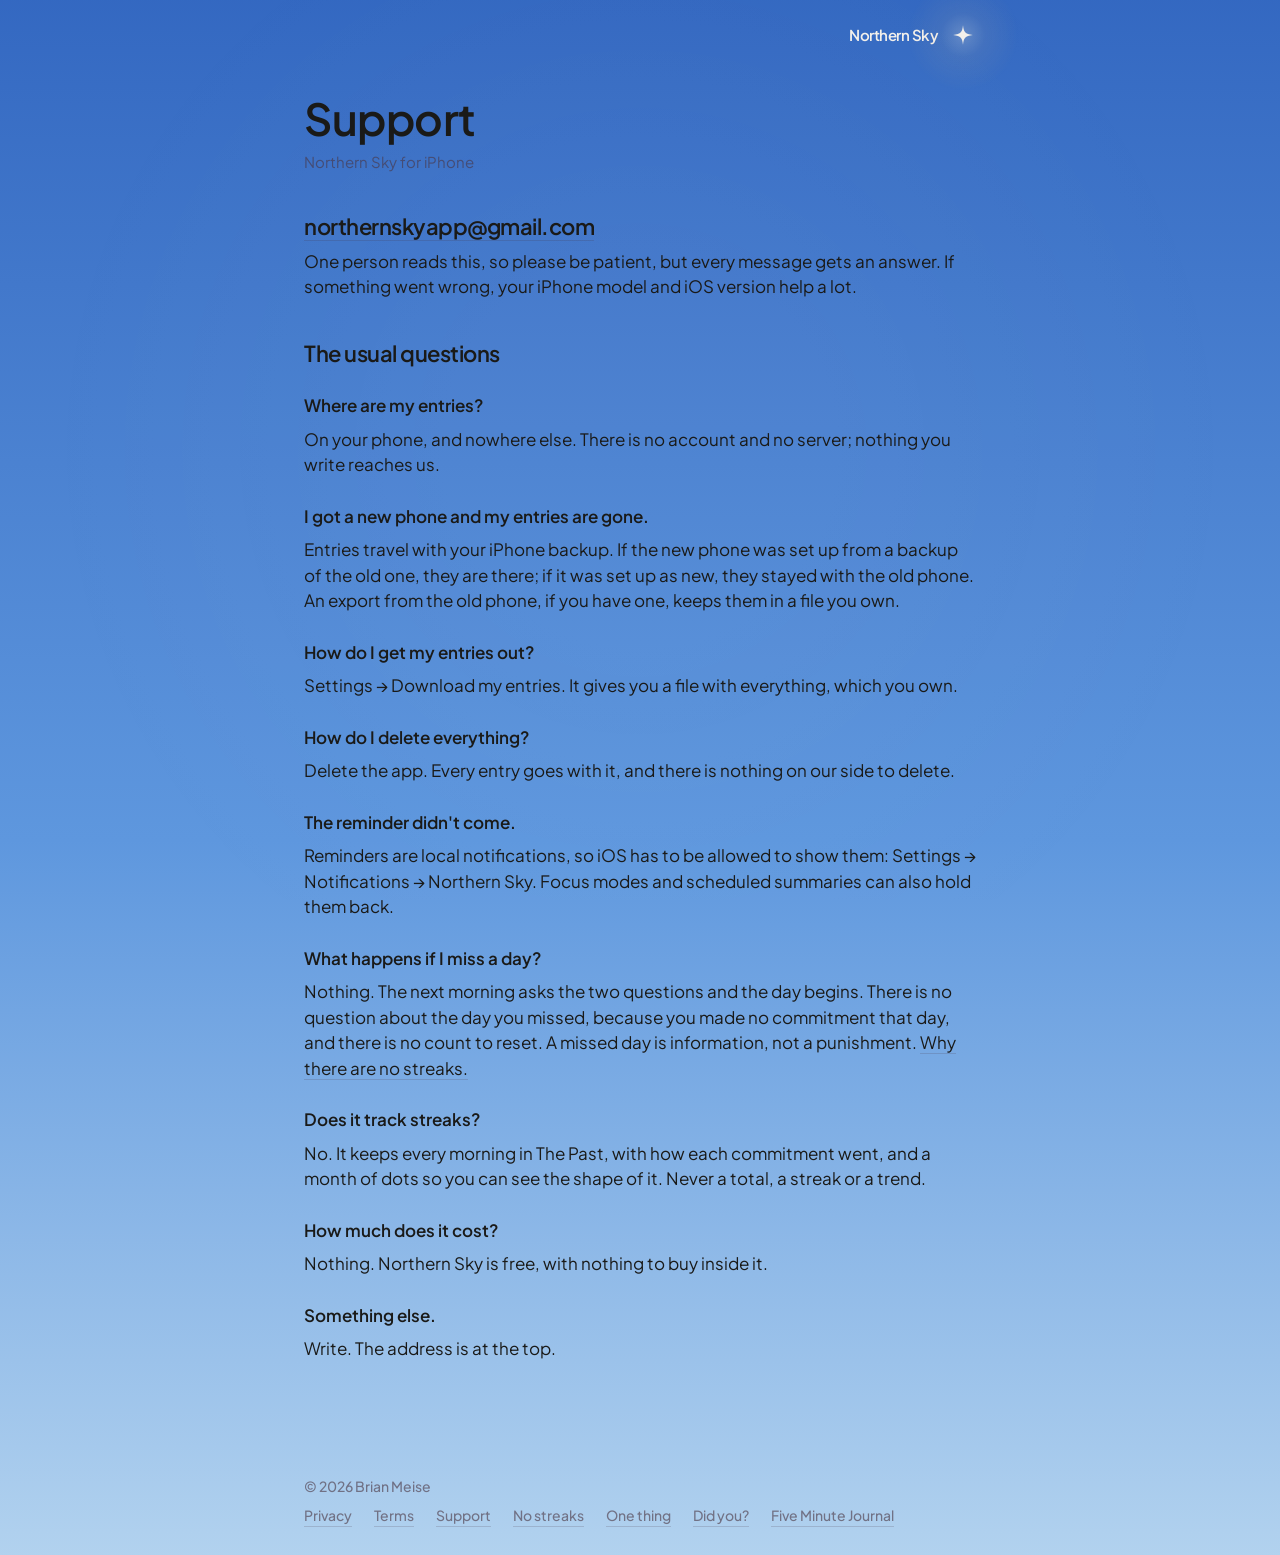
<file: support.html>
<!DOCTYPE html>
<html lang="en">
<head>
<meta charset="utf-8">
<meta name="viewport" content="width=device-width, initial-scale=1, viewport-fit=cover">
<title>Support — Northern Sky</title>
<meta name="description" content="How to reach the person who makes Northern Sky, and answers to the usual questions.">
<meta name="apple-itunes-app" content="app-id=6809014456">
<meta name="theme-color" content="#2F63BE">
<link rel="icon" href="img/favicon.svg" type="image/svg+xml">
<link rel="icon" href="img/favicon-32.png" sizes="32x32" type="image/png">
<link rel="apple-touch-icon" href="img/apple-touch-icon.png">
<link rel="preconnect" href="https://fonts.googleapis.com">
<link rel="preconnect" href="https://fonts.gstatic.com" crossorigin>
<link href="https://fonts.googleapis.com/css2?family=Plus+Jakarta+Sans:wght@400;500;600&display=swap" rel="stylesheet">
<link rel="stylesheet" href="site.css">
</head>
<body>
<div class="breath" aria-hidden="true"></div>

<header>
  <div class="wrap">
    <a class="mark" href="./" aria-label="Northern Sky">
        <span class="word" aria-hidden="true">Northern Sky</span>
        <span class="polaris" aria-hidden="true">
          <i class="glow"></i>
          <svg viewBox="0 0 64 64"><path d="M32 8 C33.8 24.8 36.8 29 56 32 C36.8 35 33.8 39.2 32 56 C30.2 39.2 27.2 35 8 32 C27.2 29 30.2 24.8 32 8 Z" fill="currentColor"/></svg>
        </span>
      </a>
  </div>
</header>

<main class="doc">
  <div class="wrap">
    <h1>Support</h1>
    <p class="updated">Northern Sky for iPhone</p>

    <p class="addr"><a href="mailto:northernskyapp@gmail.com">northernskyapp@gmail.com</a></p>
    <p>One person reads this, so please be patient, but every message gets an answer. If something went wrong, your iPhone model and iOS version help a lot.</p>

    <h2>The usual questions</h2>

    <h3>Where are my entries?</h3>
    <p>On your phone, and nowhere else. There is no account and no server; nothing you write reaches us.</p>

    <h3>I got a new phone and my entries are gone.</h3>
    <p>Entries travel with your iPhone backup. If the new phone was set up from a backup of the old one, they are there; if it was set up as new, they stayed with the old phone. An export from the old phone, if you have one, keeps them in a file you own.</p>

    <h3>How do I get my entries out?</h3>
    <p>Settings → Download my entries. It gives you a file with everything, which you own.</p>

    <h3>How do I delete everything?</h3>
    <p>Delete the app. Every entry goes with it, and there is nothing on our side to delete.</p>

    <h3>The reminder didn't come.</h3>
    <p>Reminders are local notifications, so iOS has to be allowed to show them: Settings → Notifications → Northern Sky. Focus modes and scheduled summaries can also hold them back.</p>

    <h3>What happens if I miss a day?</h3>
    <p>Nothing. The next morning asks the two questions and the day begins. There is no question about the day you missed, because you made no commitment that day, and there is no count to reset. A missed day is information, not a punishment. <a href="without-streaks">Why there are no streaks.</a></p>

    <h3>Does it track streaks?</h3>
    <p>No. It keeps every morning in The Past, with how each commitment went, and a month of dots so you can see the shape of it. Never a total, a streak or a trend.</p>

    <h3>How much does it cost?</h3>
    <p>Nothing. Northern Sky is free, with nothing to buy inside it.</p>

    <h3>Something else.</h3>
    <p>Write. The address is at the top.</p>
  </div>
</main>

<footer>
  <div class="wrap">
    <span>© 2026 Brian Meise</span>
    <nav>
      <a href="privacy">Privacy</a>
      <a href="terms">Terms</a>
      <a href="support">Support</a>
      <a href="without-streaks">No streaks</a>
      <a href="one-thing">One thing</a>
      <a href="did-you">Did you?</a>
      <a href="five-minute-journal-alternative">Five Minute Journal</a>
    </nav>
  </div>
</footer>

<script data-goatcounter="https://northernsky.goatcounter.com/count" async src="//gc.zgo.at/count.js"></script>
</body>
</html>
</file>
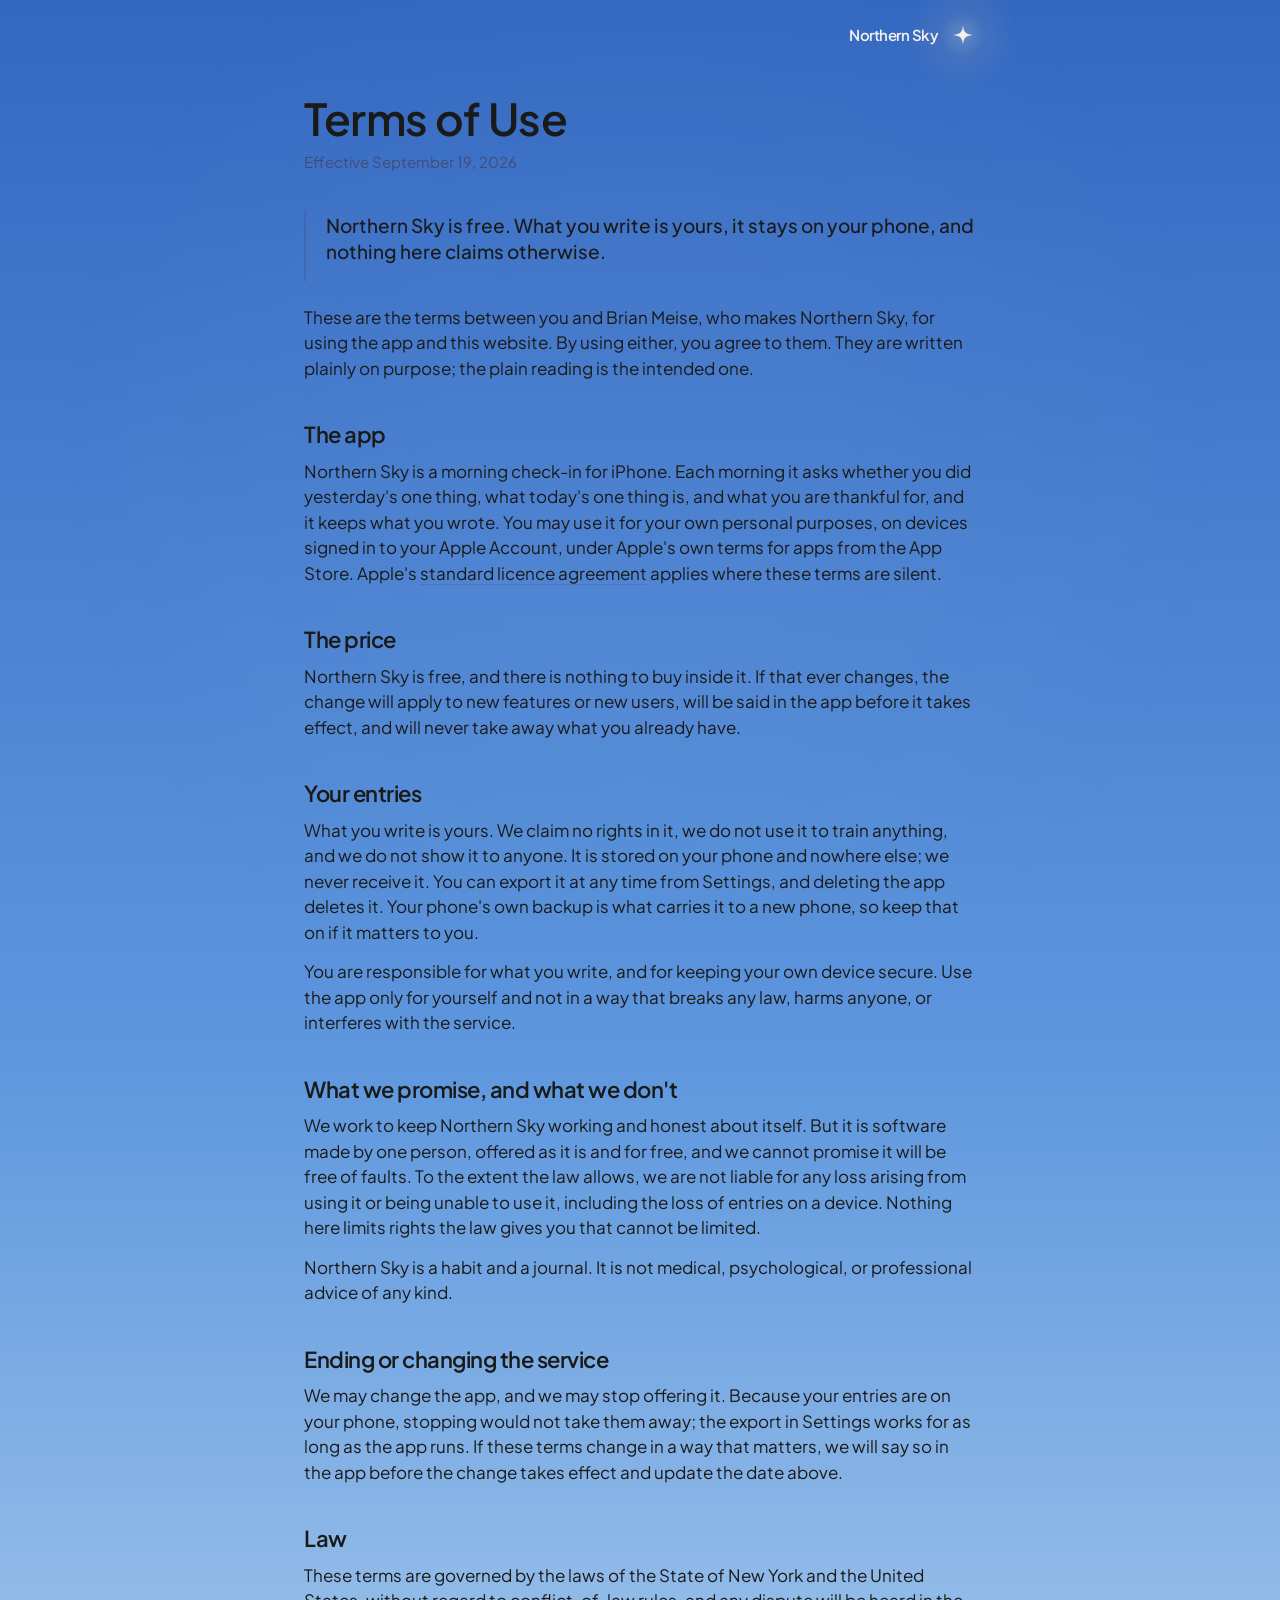
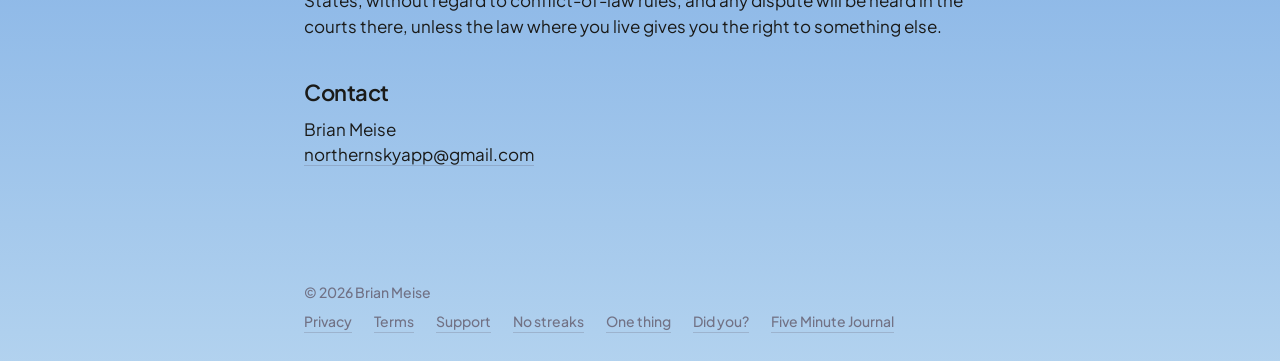
<file: terms.html>
<!DOCTYPE html>
<html lang="en">
<head>
<meta charset="utf-8">
<meta name="viewport" content="width=device-width, initial-scale=1, viewport-fit=cover">
<title>Terms of Use — Northern Sky</title>
<meta name="description" content="The terms of using Northern Sky: the app, your entries, and what we promise.">
<meta name="apple-itunes-app" content="app-id=6809014456">
<meta name="theme-color" content="#2F63BE">
<link rel="icon" href="img/favicon.svg" type="image/svg+xml">
<link rel="icon" href="img/favicon-32.png" sizes="32x32" type="image/png">
<link rel="apple-touch-icon" href="img/apple-touch-icon.png">
<link rel="preconnect" href="https://fonts.googleapis.com">
<link rel="preconnect" href="https://fonts.gstatic.com" crossorigin>
<link href="https://fonts.googleapis.com/css2?family=Plus+Jakarta+Sans:wght@400;500;600&display=swap" rel="stylesheet">
<link rel="stylesheet" href="site.css">
</head>
<body>
<div class="breath" aria-hidden="true"></div>

<header>
  <div class="wrap">
    <a class="mark" href="./" aria-label="Northern Sky">
        <span class="word" aria-hidden="true">Northern Sky</span>
        <span class="polaris" aria-hidden="true">
          <i class="glow"></i>
          <svg viewBox="0 0 64 64"><path d="M32 8 C33.8 24.8 36.8 29 56 32 C36.8 35 33.8 39.2 32 56 C30.2 39.2 27.2 35 8 32 C27.2 29 30.2 24.8 32 8 Z" fill="currentColor"/></svg>
        </span>
      </a>
  </div>
</header>

<main class="doc">
  <div class="wrap">
    <h1>Terms of Use</h1>
    <p class="updated">Effective September 19, 2026</p>

    <div class="short">
      <p>Northern Sky is free. What you write is yours, it stays on your phone, and nothing here claims otherwise.</p>
    </div>

    <p>These are the terms between you and Brian Meise, who makes Northern Sky, for using the app and this website. By using either, you agree to them. They are written plainly on purpose; the plain reading is the intended one.</p>

    <h2>The app</h2>
    <p>Northern Sky is a morning check-in for iPhone. Each morning it asks whether you did yesterday's one thing, what today's one thing is, and what you are thankful for, and it keeps what you wrote. You may use it for your own personal purposes, on devices signed in to your Apple Account, under Apple's own terms for apps from the App Store. Apple's <a href="https://www.apple.com/legal/internet-services/itunes/dev/stdeula/">standard licence agreement</a> applies where these terms are silent.</p>

    <h2>The price</h2>
    <p>Northern Sky is free, and there is nothing to buy inside it. If that ever changes, the change will apply to new features or new users, will be said in the app before it takes effect, and will never take away what you already have.</p>

    <h2>Your entries</h2>
    <p>What you write is yours. We claim no rights in it, we do not use it to train anything, and we do not show it to anyone. It is stored on your phone and nowhere else; we never receive it. You can export it at any time from Settings, and deleting the app deletes it. Your phone's own backup is what carries it to a new phone, so keep that on if it matters to you.</p>
    <p>You are responsible for what you write, and for keeping your own device secure. Use the app only for yourself and not in a way that breaks any law, harms anyone, or interferes with the service.</p>

    <h2>What we promise, and what we don't</h2>
    <p>We work to keep Northern Sky working and honest about itself. But it is software made by one person, offered as it is and for free, and we cannot promise it will be free of faults. To the extent the law allows, we are not liable for any loss arising from using it or being unable to use it, including the loss of entries on a device. Nothing here limits rights the law gives you that cannot be limited.</p>
    <p>Northern Sky is a habit and a journal. It is not medical, psychological, or professional advice of any kind.</p>

    <h2>Ending or changing the service</h2>
    <p>We may change the app, and we may stop offering it. Because your entries are on your phone, stopping would not take them away; the export in Settings works for as long as the app runs. If these terms change in a way that matters, we will say so in the app before the change takes effect and update the date above.</p>

    <h2>Law</h2>
    <p>These terms are governed by the laws of the State of New York and the United States, without regard to conflict-of-law rules, and any dispute will be heard in the courts there, unless the law where you live gives you the right to something else.</p>

    <h2>Contact</h2>
    <p>Brian Meise<br><a href="mailto:northernskyapp@gmail.com">northernskyapp@gmail.com</a></p>
  </div>
</main>

<footer>
  <div class="wrap">
    <span>© 2026 Brian Meise</span>
    <nav>
      <a href="privacy">Privacy</a>
      <a href="terms">Terms</a>
      <a href="support">Support</a>
      <a href="without-streaks">No streaks</a>
      <a href="one-thing">One thing</a>
      <a href="did-you">Did you?</a>
      <a href="five-minute-journal-alternative">Five Minute Journal</a>
    </nav>
  </div>
</footer>

<script data-goatcounter="https://northernsky.goatcounter.com/count" async src="//gc.zgo.at/count.js"></script>
</body>
</html>
</file>
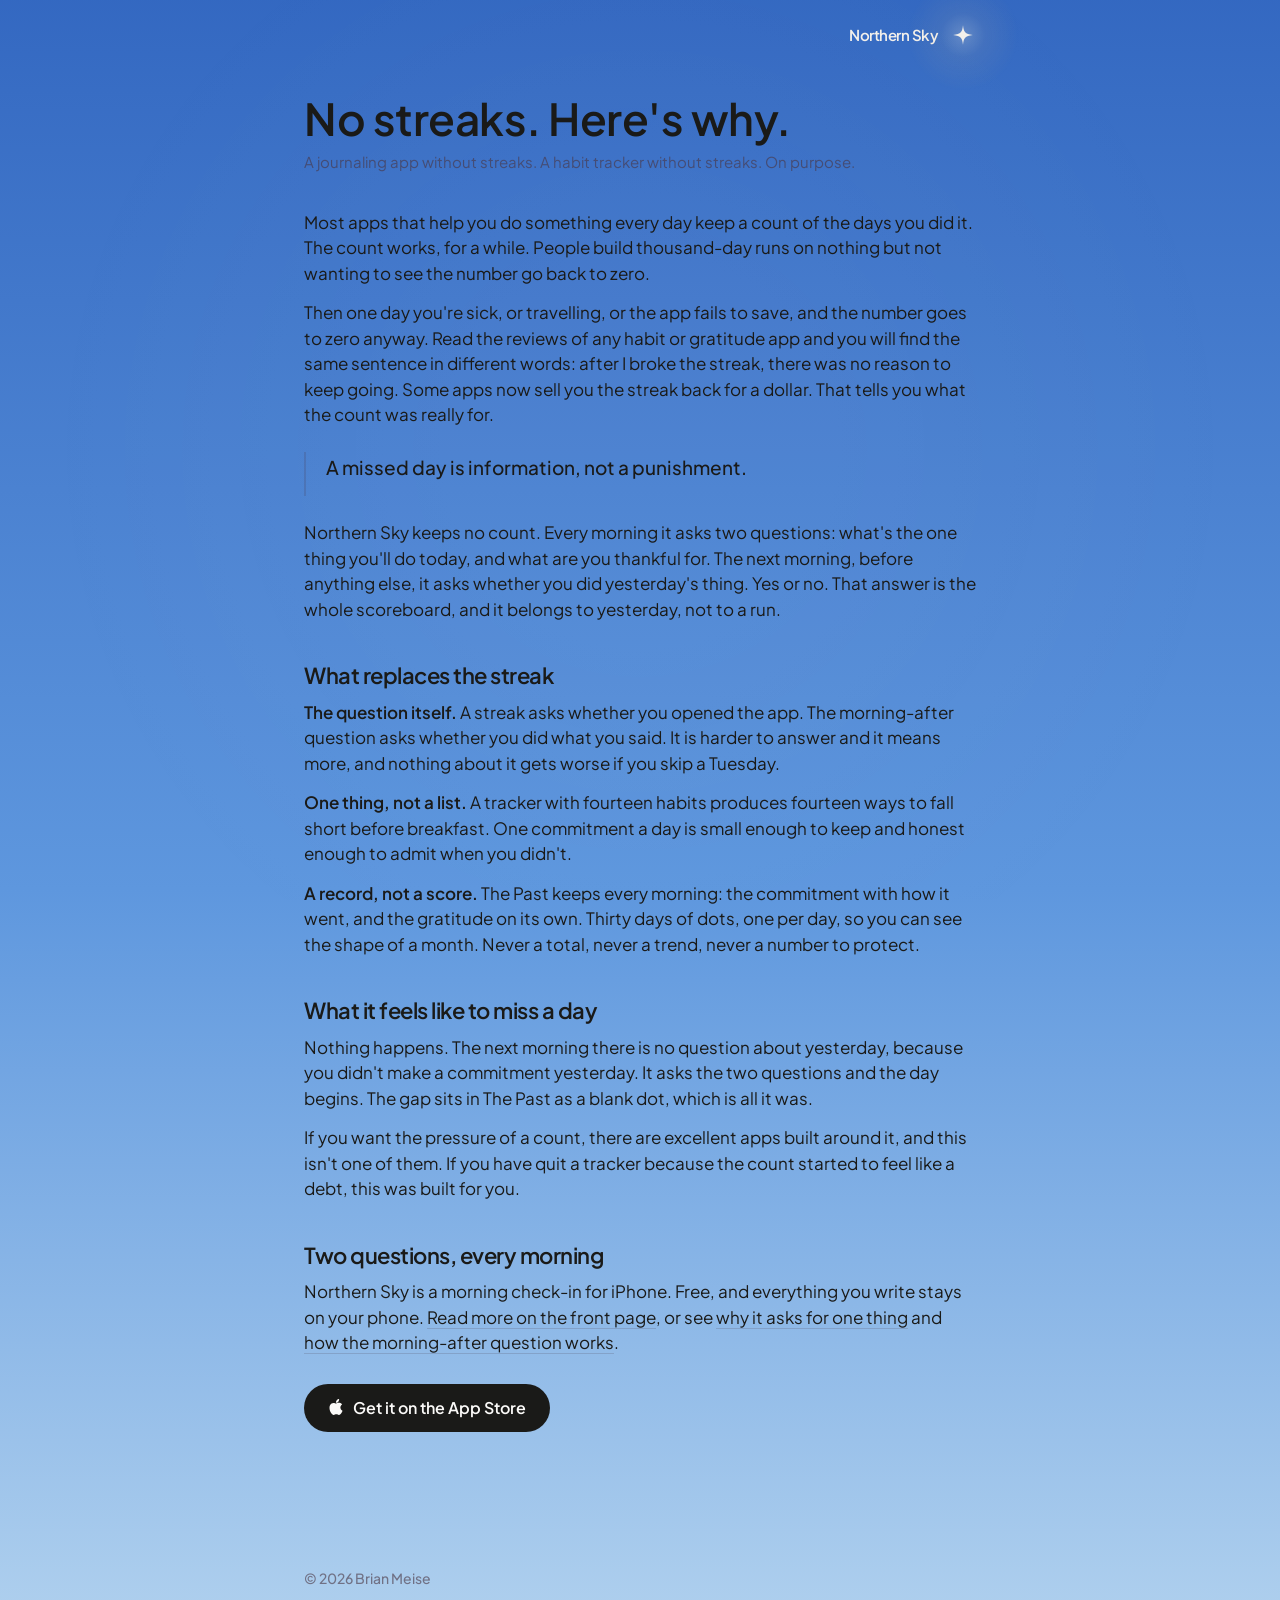
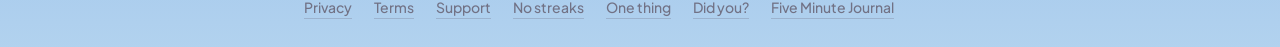
<file: without-streaks.html>
<!DOCTYPE html>
<html lang="en">
<head>
<meta charset="utf-8">
<meta name="viewport" content="width=device-width, initial-scale=1, viewport-fit=cover">
<title>Why Northern Sky has no streaks</title>
<meta name="description" content="A habit tracker without streaks, a journaling app without streaks: Northern Sky asks two questions every morning and never keeps a count. Here is why.">
<link rel="canonical" href="https://northernsky.app/without-streaks">
<meta property="og:title" content="Why Northern Sky has no streaks">
<meta property="og:description" content="A morning check-in that never keeps a count. A missed day is information, not a punishment.">
<meta property="og:type" content="article">
<meta property="og:url" content="https://northernsky.app/without-streaks">
<meta name="apple-itunes-app" content="app-id=6809014456">
<meta name="theme-color" content="#2F63BE">
<link rel="icon" href="img/favicon.svg" type="image/svg+xml">
<link rel="icon" href="img/favicon-32.png" sizes="32x32" type="image/png">
<link rel="apple-touch-icon" href="img/apple-touch-icon.png">
<link rel="preconnect" href="https://fonts.googleapis.com">
<link rel="preconnect" href="https://fonts.gstatic.com" crossorigin>
<link href="https://fonts.googleapis.com/css2?family=Plus+Jakarta+Sans:wght@400;500;600&display=swap" rel="stylesheet">
<link rel="stylesheet" href="site.css">
</head>
<body>
<div class="breath" aria-hidden="true"></div>

<header>
  <div class="wrap">
    <a class="mark" href="./" aria-label="Northern Sky">
        <span class="word" aria-hidden="true">Northern Sky</span>
        <span class="polaris" aria-hidden="true">
          <i class="glow"></i>
          <svg viewBox="0 0 64 64"><path d="M32 8 C33.8 24.8 36.8 29 56 32 C36.8 35 33.8 39.2 32 56 C30.2 39.2 27.2 35 8 32 C27.2 29 30.2 24.8 32 8 Z" fill="currentColor"/></svg>
        </span>
      </a>
  </div>
</header>

<main class="doc">
  <div class="wrap">
    <h1>No streaks. Here's why.</h1>
    <p class="updated">A journaling app without streaks. A habit tracker without streaks. On purpose.</p>

    <p>Most apps that help you do something every day keep a count of the days you did it. The count works, for a while. People build thousand-day runs on nothing but not wanting to see the number go back to zero.</p>

    <p>Then one day you're sick, or travelling, or the app fails to save, and the number goes to zero anyway. Read the reviews of any habit or gratitude app and you will find the same sentence in different words: after I broke the streak, there was no reason to keep going. Some apps now sell you the streak back for a dollar. That tells you what the count was really for.</p>

    <div class="short"><p>A missed day is information, not a punishment.</p></div>

    <p>Northern Sky keeps no count. Every morning it asks two questions: what's the one thing you'll do today, and what are you thankful for. The next morning, before anything else, it asks whether you did yesterday's thing. Yes or no. That answer is the whole scoreboard, and it belongs to yesterday, not to a run.</p>

    <h2>What replaces the streak</h2>

    <p><strong>The question itself.</strong> A streak asks whether you opened the app. The morning-after question asks whether you did what you said. It is harder to answer and it means more, and nothing about it gets worse if you skip a Tuesday.</p>

    <p><strong>One thing, not a list.</strong> A tracker with fourteen habits produces fourteen ways to fall short before breakfast. One commitment a day is small enough to keep and honest enough to admit when you didn't.</p>

    <p><strong>A record, not a score.</strong> The Past keeps every morning: the commitment with how it went, and the gratitude on its own. Thirty days of dots, one per day, so you can see the shape of a month. Never a total, never a trend, never a number to protect.</p>

    <h2>What it feels like to miss a day</h2>

    <p>Nothing happens. The next morning there is no question about yesterday, because you didn't make a commitment yesterday. It asks the two questions and the day begins. The gap sits in The Past as a blank dot, which is all it was.</p>

    <p>If you want the pressure of a count, there are excellent apps built around it, and this isn't one of them. If you have quit a tracker because the count started to feel like a debt, this was built for you.</p>

    <h2>Two questions, every morning</h2>
    <p>Northern Sky is a morning check-in for iPhone. Free, and everything you write stays on your phone. <a href="./">Read more on the front page</a>, or see <a href="one-thing">why it asks for one thing</a> and <a href="did-you">how the morning-after question works</a>.</p>

    <div class="get">
      <a class="cta" data-store-link data-goatcounter-click="cta-appstore"
         href="https://apps.apple.com/app/apple-store/id6809014456?pt=129208576&amp;ct=website&amp;mt=8">
        <svg width="16" height="16" viewBox="0 0 24 24" fill="currentColor" aria-hidden="true"><path d="M12.152 6.896c-.948 0-2.415-1.078-3.96-1.04-2.04.027-3.91 1.183-4.961 3.014-2.117 3.675-.546 9.103 1.519 12.09 1.013 1.454 2.208 3.09 3.792 3.039 1.52-.065 2.09-.987 3.935-.987 1.831 0 2.35.987 3.96.948 1.637-.026 2.676-1.48 3.676-2.948 1.156-1.688 1.636-3.325 1.662-3.415-.039-.013-3.182-1.221-3.22-4.857-.026-3.04 2.48-4.494 2.597-4.559-1.429-2.09-3.623-2.324-4.39-2.376-2-.156-3.675 1.09-4.61 1.09zm3.24-2.916c.83-1.014 1.404-2.42 1.25-3.822-1.207.049-2.664.805-3.523 1.816-.771.9-1.443 2.34-1.264 3.72 1.35.104 2.723-.688 3.537-1.714z"/></svg>
        Get it on the App Store
      </a>
    </div>
  </div>
</main>

<footer>
  <div class="wrap">
    <span>© 2026 Brian Meise</span>
    <nav>
      <a href="privacy">Privacy</a>
      <a href="terms">Terms</a>
      <a href="support">Support</a>
      <a href="without-streaks">No streaks</a>
      <a href="one-thing">One thing</a>
      <a href="did-you">Did you?</a>
      <a href="five-minute-journal-alternative">Five Minute Journal</a>
    </nav>
  </div>
</footer>

<script src="store.js"></script>
<script data-goatcounter="https://northernsky.goatcounter.com/count" async src="//gc.zgo.at/count.js"></script>
</body>
</html>
</file>
<file: site.css>
/* northernsky.app — the day sky from the app's Daybreak system, C2 Deep (ruled 2026-09-06).
   Values mirror src/lib/tokens.ts in the app repo (daybreak.stations.day and .predawn,
   daybreak.breath, color.*, font). Change them there first. The day station is a light
   station, so the ink is the day set and the pill is ink with white text. */
:root{
  --sky-top:#2F63BE;                     /* daybreak.stations.day.sky.stops[0] — overhead */
  --sky-mid:#5E97DE;                     /* stops[1] — the band the words sit in */
  --sky-low:#B9D7F0;                     /* stops[2] — the horizon */
  --sun:#FFDE7C;                         /* day.sky.sun.color */
  --sun-rim:rgb(255 245 214 / 45%);      /* day.sky.sun.rim at 45% — the edge goes through cream, never grey */
  --sun-out:rgb(255 245 214 / 0);
  --night-top:#121A48;                   /* daybreak.stations.predawn.sky.stops — the dawn layer of the wake */
  --night-mid:#1F2C74;
  --night-low:#3C4E9E;
  --deep-top:#080C24;                    /* predawn pulled toward black — the page's own, where the wake starts */
  --deep-mid:#101743;
  --deep-low:#222D6E;
  --star:#F3F0EB;                        /* inkOnDark — the stars belong to the night layer */
  --star-warm:#FFF3D6;                   /* a few stars carry the slight yellow the brand brief allows */
  --ink:#1A1A18;                         /* ink */
  --ink-muted:rgb(74 52 64 / 60%);       /* inkMuted */
  --line:rgb(74 52 64 / 18%);            /* line */
  --placeholder:rgb(74 52 64 / 35%);     /* placeholder */
  --raised:#FFFFFF;                      /* surfaceRaised */
  --ink-inverse:#FBFAF8;                 /* inkInverse — white on the ink pill */
  --font:'Plus Jakarta Sans',system-ui,-apple-system,sans-serif;
  --tracking:-0.5px;                     /* font.displayTracking */
  --hand-font:'Caveat','Bradley Hand','Segoe Print',cursive; /* the margin note only — the one place off the family, so it reads as written on the page, not set by it */
  --hand-ink:rgb(26 26 24 / 78%);        /* ink at an alpha: a pen, not a label */
  --breath-dur:46s;                      /* daybreak.breath.duration */
}
*{box-sizing:border-box}
/* Nothing may scroll sideways. The mark's glow spills past the right edge of a phone, and iOS
   Safari lets a finger scroll into anything that overflows unless the overflow is clipped on
   both html and body — `hidden` on body alone is not honoured there. `clip` is the modern
   value (iOS 16+); `hidden` stays as the fallback and the later line wins where clip exists. */
html{-webkit-text-size-adjust:100%;background:var(--sky-mid);overflow-x:hidden;overflow-x:clip}
body{
  margin:0;min-height:100svh;
  background:linear-gradient(to bottom,var(--sky-top) -6%,var(--sky-mid) 54%,var(--sky-low) 104%);color:var(--ink);
  font-family:var(--font);font-weight:500;font-size:17px;line-height:1.5;
  -webkit-font-smoothing:antialiased;overflow-x:hidden;overflow-x:clip;
}
a{color:inherit}

/* ---------- the sky ----------
   Transform and opacity only, like the app. Layers crossfade on opacity and drift on a
   transform; nothing animates a gradient, a size, or a position. The stops are the app's
   day station; the sun is a radial whose centre sits below the frame, drawn with the ramp
   DaybreakGround and the icon draw: the core, the rim at 34%, nothing at 72%.

   The landing page wakes on load (body.wake): it opens on a deep night with the stars out,
   the night thins into predawn, predawn thins into the day, the sun rises at the horizon,
   the stars dim to a faint twinkle that stays, Polaris blooms high right, the wordmark
   resolves letter by letter, then the page rises. Afterwards the twinkle, the sun's drift,
   the glow's pulse and the breath never stop. Under reduced motion every intro is skipped
   and the page sits at rest, in daylight with the faint stars. */
.sky{position:fixed;inset:0;overflow:hidden;pointer-events:none;z-index:0}
.sky .layer{position:absolute;inset:0}
.day{background:linear-gradient(to bottom,var(--sky-top) -6%,var(--sky-mid) 54%,var(--sky-low) 104%)}
.horizon{
  background:radial-gradient(circle 72vmax at 50% 106%,var(--sun) 0%,var(--sun-rim) 34%,var(--sun-out) 72%);
  animation:horizon-drift 52s ease-in-out 3.3s infinite alternate;
}
.wake .horizon{animation:appear 2.6s ease .9s both,horizon-drift 52s ease-in-out 3.3s infinite alternate}
@keyframes appear{from{opacity:0}}
@keyframes horizon-drift{from{transform:translate3d(0,0,0) scale(1)}to{transform:translate3d(-3vw,-2vh,0) scale(1.06)}}
/* The two skies before the day, stacked on top of it and gone at rest. `dawn` is the app's
   predawn station with its own first warmth below the horizon (predawn.sky.sun at strength
   .65: core → mid at 28% → rim at 54% → nothing at 76%); `night` is that sky before any
   warmth, deeper still. The wake thins the night into the dawn, then the dawn into the day,
   so the page starts dark and only gets lighter. */
.dawn{
  opacity:0;
  background:
    radial-gradient(circle 38vmax at 50% 124%,rgb(240 158 90 / 65%) 0%,rgb(176 98 138 / 55%) 28%,rgb(90 76 152 / 27%) 54%,rgb(90 76 152 / 0) 76%),
    linear-gradient(to bottom,var(--night-top) -6%,var(--night-mid) 54%,var(--night-low) 104%);
}
.night{opacity:0;background:linear-gradient(to bottom,var(--deep-top) -6%,var(--deep-mid) 54%,var(--deep-low) 104%)}
.wake .night{animation:settle 2.4s ease-in-out .2s both}
.wake .dawn{animation:settle 3.2s ease-in-out 1.6s both}
@keyframes settle{from{opacity:1}to{opacity:0}}

/* Stars: each one owns its position, size, base brightness, wake delay and twinkle period
   (set as custom properties by the script). Wake is opacity+scale from nothing; twinkle
   takes over the instant wake ends. The field is at full strength on the night and dims
   with it, but never goes out: a faint twinkle stays on the day sky. */
.stars{position:absolute;inset:0;opacity:.4}
.wake .stars{animation:starsdim 2.6s ease 2.2s both}
@keyframes starsdim{from{opacity:1}to{opacity:.4}}
.star{
  position:absolute;left:var(--x);top:var(--y);width:var(--s);height:var(--s);border-radius:50%;
  background:var(--star);opacity:var(--o);will-change:opacity,transform;
  animation:twinkle var(--t) ease-in-out var(--d2) infinite alternate;
}
.wake .star{animation:wake 1.4s cubic-bezier(.2,.7,.2,1) var(--d) both,twinkle var(--t) ease-in-out var(--d2) infinite alternate}
.star.bright{box-shadow:0 0 6px 1px rgb(243 240 235 / 45%)}
.star.warm{background:var(--star-warm)}
@keyframes wake{from{opacity:0;transform:scale(.3)}to{opacity:var(--o);transform:scale(1)}}
@keyframes twinkle{from{opacity:var(--o)}to{opacity:calc(var(--o) * .22)}}

/* The breath: a barely-lighter disc of the ground, drifting on a transform so
   a held page never reads frozen. Transform and opacity only. */
.breath{position:fixed;inset:0;overflow:hidden;pointer-events:none;z-index:0}
.breath::before{
  content:"";position:absolute;left:50%;top:50%;
  width:95vmax;height:95vmax;margin:-47.5vmax 0 0 -47.5vmax;border-radius:50%;
  background:radial-gradient(circle,rgb(255 255 255 / 5%) 0 22%,rgb(255 255 255 / 0) 70%);
  opacity:.55;
  animation:breath var(--breath-dur) ease-in-out infinite alternate;
}
@keyframes breath{
  from{transform:translate3d(0,0,0) scale(1)}
  to{transform:translate3d(6vw,-5vh,0) scale(1.12)}
}
@media (prefers-reduced-motion:reduce){
  .breath::before,.night,.dawn,.horizon,.stars,.star,.polaris svg,.glow,.word span,.rise{animation:none !important}
}

/* ---------- shared chrome ---------- */
.wrap{position:relative;z-index:1;width:100%;max-width:720px;margin:0 auto;padding:0 24px}
/* The mark sits high right, where the star sits on the icon: wordmark, then Polaris with a
   warm glow behind it. The glow blooms on the landing page and then breathes; on the other
   pages it simply rests. */
header{padding:22px 0}
header .wrap{display:flex;justify-content:flex-end}
.mark{display:inline-flex;align-items:center;gap:12px;text-decoration:none;color:var(--star);font-weight:600;font-size:15px;letter-spacing:var(--tracking)} /* the whole mark is white on every sky */
.word{display:inline-flex}
.word span{display:inline-block;white-space:pre}
.wake .word span{animation:resolve .7s cubic-bezier(.2,.7,.2,1) calc(2.35s + var(--i) * 45ms) both}
@keyframes resolve{from{opacity:0;transform:translate3d(0,5px,0)}}
.polaris{position:relative;width:26px;height:26px;display:grid;place-items:center}
.polaris svg{position:relative;width:26px;height:26px;display:block}
.wake .polaris svg{animation:bloom 1.5s cubic-bezier(.2,.7,.2,1) 1.7s both}
@keyframes bloom{from{opacity:0;transform:scale(.4)}}
.glow{position:absolute;left:50%;top:50%;width:120px;height:120px;margin:-60px 0 0 -60px;border-radius:50%;
  background:radial-gradient(circle,rgb(255 244 214 / 42%) 0%,rgb(245 206 140 / 13%) 26%,rgb(245 206 140 / 0) 66%);
  opacity:.55;animation:pulse 7s ease-in-out 4.3s infinite alternate}
.wake .glow{animation:flare 2.6s ease 1.7s both,pulse 7s ease-in-out 4.3s infinite alternate}
@keyframes flare{0%{opacity:0;transform:scale(.3)}55%{opacity:.85;transform:scale(1.25)}100%{opacity:.55;transform:scale(1)}}
@keyframes pulse{from{opacity:.55;transform:scale(1)}to{opacity:.78;transform:scale(1.1)}}
footer{padding:28px 0 max(28px,env(safe-area-inset-bottom));font-size:14px;color:var(--ink-muted)}
footer .wrap{display:flex;flex-wrap:wrap;gap:8px 22px;align-items:center;justify-content:space-between}
footer nav{display:flex;gap:22px;flex-wrap:wrap}
footer a{color:var(--ink-muted);text-decoration:none;border-bottom:1px solid var(--line)}
footer a:hover{color:var(--ink);border-color:var(--ink)}

/* ---------- the landing page: everything above the fold ---------- */
.shell{position:relative;z-index:1;min-height:100svh;display:flex;flex-direction:column;overflow-x:clip}
/* The page follows the star up: each block carries its own --i. At rest it is simply there. */
.wake .rise{animation:rise 1s cubic-bezier(.2,.7,.2,1) calc(3.4s + var(--i) * 150ms) both}
@keyframes rise{from{opacity:0;transform:translate3d(0,14px,0)}}
.hero{flex:1;display:flex;align-items:center}
.hero .wrap{max-width:640px;text-align:center;padding-top:16px;padding-bottom:32px}
.eyebrow{margin:0 0 18px;font-size:15px;color:var(--ink-muted)}
h1{
  font-weight:600;letter-spacing:var(--tracking);line-height:1.12;text-wrap:balance;
  font-size:clamp(34px,7.2vw,52px);margin:0 0 18px;
}
/* The lede is two questions, one per line, and the block is exactly as wide as the longer
   one so its right edge is the end of the first question. That is what the arrow points at. */
.lede{position:relative;width:fit-content;margin:0 auto 34px;max-width:32em;font-size:clamp(17px,2.2vw,19px);line-height:1.45;color:var(--ink)}
.q{margin:0;text-wrap:balance}
/* The morning-after line is not a third question. It is a note in the margin, in a hand,
   below and to the right, with a drawn arrow curling up past the second question to the
   end of the first. Ink at an alpha so it sits under the questions; the rotation is on an
   inner span so the rise animation's transform never fights it. */
.hand{margin:12px 0 0;text-align:right;font:500 clamp(20px,2.5vw,23px)/1.1 var(--hand-font);color:var(--hand-ink);letter-spacing:0}
.hand span{display:inline-block;transform:rotate(-2.5deg) translate3d(6px,0,0)}
.arrow{position:absolute;right:-25px;top:4px;width:44px;height:60px;fill:none;stroke:var(--hand-ink);stroke-width:2;stroke-linecap:round;stroke-linejoin:round}

/* The one ask: the App Store link, the same ink pill with white text the email form's button
   was (it replaced the form at launch, 2026-09-30), with Apple's mark in front. The rise sits
   on the .get wrapper, never on the link, so the press's transform has nothing to fight. */
.get{margin:0 auto}
.cta{
  display:inline-flex;align-items:center;justify-content:center;gap:9px;
  height:48px;padding:0 24px;border-radius:999px;white-space:nowrap;text-decoration:none;
  background:var(--ink);color:var(--ink-inverse);font-weight:600;font-size:16px;
  transition:opacity .2s ease,transform .2s ease;
}
.cta svg{flex:none;margin-top:-2px} /* Apple's mark is bottom-heavy; lifted to sit on the text's centre */
.cta:hover{opacity:.92}
.cta:active{transform:scale(.98)}
.cta:focus-visible{outline:2px solid var(--ink);outline-offset:3px}
.note{margin:14px 0 0;font-size:14px;line-height:1.45;color:var(--ink-muted)}
@media (prefers-reduced-motion:reduce){.cta{transition:none}}

/* ---------- documents: privacy, terms, support ---------- */
.doc{padding:24px 0 72px}
.doc h1{font-size:clamp(32px,6vw,44px);margin:0 0 8px}
.doc .updated{color:var(--ink-muted);font-size:15px;margin:0 0 36px}
.doc h2{font-weight:600;font-size:22px;letter-spacing:var(--tracking);line-height:1.25;margin:40px 0 10px}
.doc h3{font-weight:600;font-size:17px;margin:26px 0 8px}
.doc p,.doc li{margin:0 0 14px;font-weight:400;color:var(--ink)}
.doc li{margin-bottom:10px}
.doc ul{padding-left:20px;margin:0 0 14px}
.doc strong{font-weight:600}
.doc a{color:var(--ink);text-decoration:none;border-bottom:1px solid var(--line)}
.doc a:hover{border-color:var(--ink)}
.doc .short{padding:2px 0 2px 20px;border-left:2px solid var(--line);margin:24px 0}
.doc .short p{font-weight:500;font-size:19px;line-height:1.4}
.doc .addr{font-size:22px;font-weight:600;letter-spacing:var(--tracking);margin:0 0 6px}
/* The search pages close on the same store link. `.doc a` would ink the text and underline it. */
.doc .get{margin:28px 0 36px}
.doc .cta{color:var(--ink-inverse);border-bottom:0}
</file>
